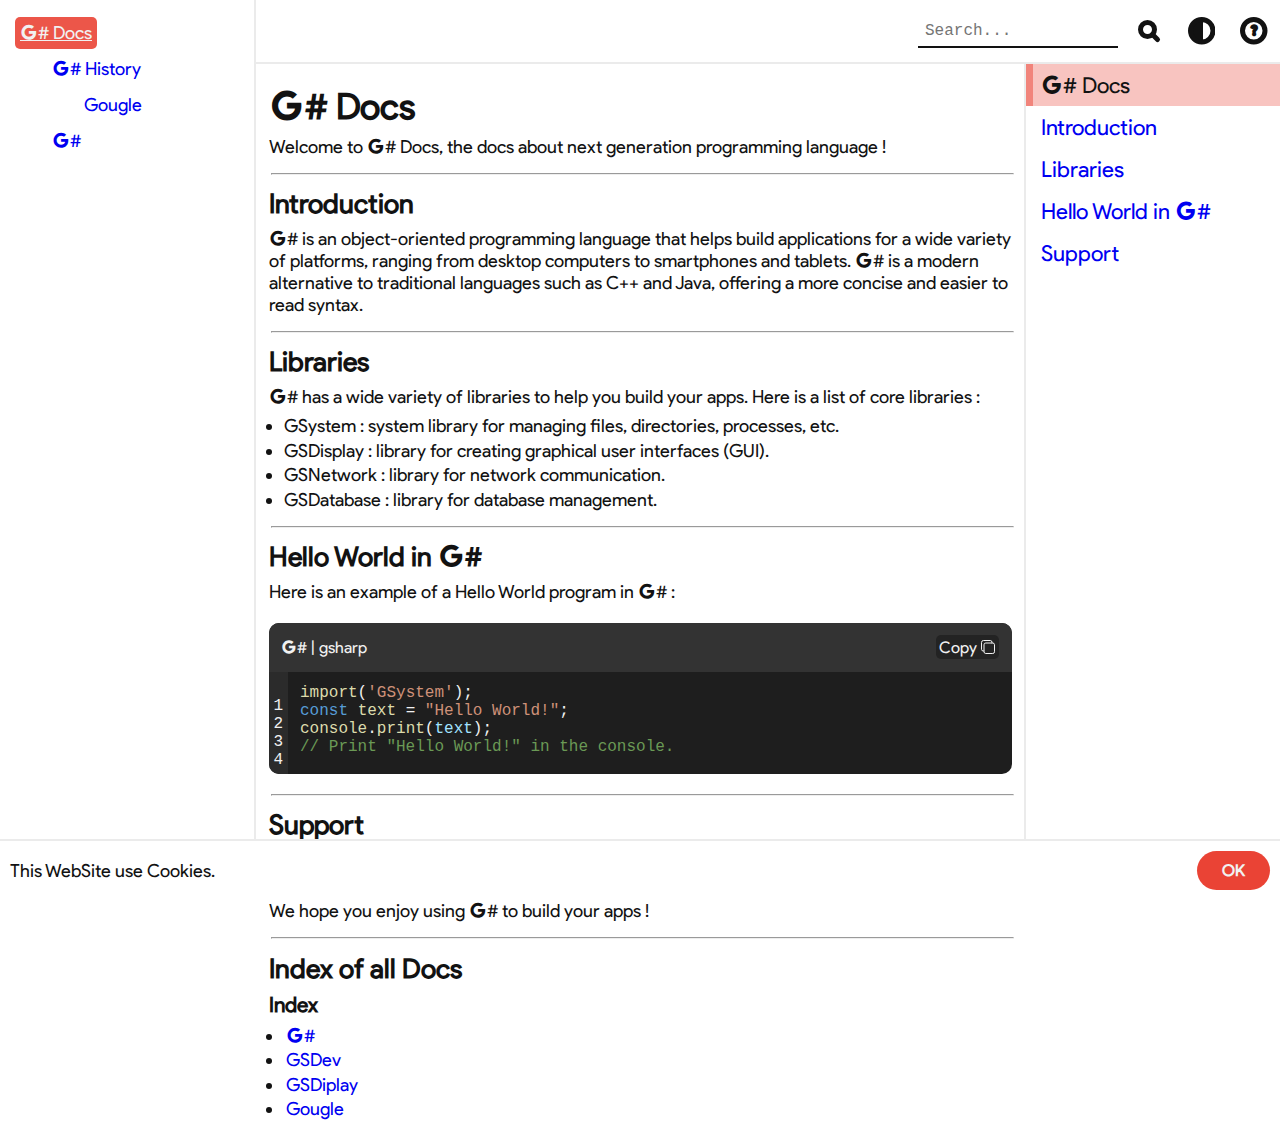
<file: index.html>
<!DOCTYPE html>
<html lang="en">
	<head>
		<title>G# Docs</title>
		<meta charset="utf-8">
		<meta name="viewport" content="width=device-width, initial-scale=1.0">
		<meta http-equiv="X-UA-compatible" content="IE=edge, chrome=1">
		<link rel="stylesheet" href="./styles/style.css">
		<link rel="icon" href="./images/icons-logos/icon.png">
	</head>
	<body>
		<loading></loading>
		<header>
			<ul>
				<li>	
					<form method="get" action="./search.html">
						<input type="search" placeholder="Search..." name="q" autocomplete="off" autocapitalize="off" autocorrect="off">
						<button type="submit">
							<svg height="27.5" width="27.5">
								<line x2="22.5" y2="22.5" x1="17.5" y1="17.5"></line>
								<circle r="7" cx="12.5" cy="12.5"/>
							</svg>
						</button>
					</form>
				</li>
				<li>
					<button class="theme-btn">
						<svg height="27.5" width="27.5">
							<defs>
								<clipPath id="circle">
									<circle r="11.25" cx="13.75" cy="13.75"/>
								</clipPath>
							</defs>
							<rect width="12.5" height="27.5" clip-path="url(#circle)"/>
							<circle r="11.25" cx="13.75" cy="13.75"/>
						</svg>
					</button>
				</li>
				<li>
					<button class="help-btn">
						<a href="./help.html" target="_blank">
							<svg height="27.5" width="27.5">
								<circle r="11.25" cx="13.75" cy="13.75"/>
								<text x="10.75" y="17.75">?</text>
							</svg>
						</a>
					</button>
				</li>
			</ul>
		</header>
		<div class="left-side-nav">
			<pre><a href="./index.html" class="active"><span id="gsharp-g">google_G</span># Docs</a>
	<a href="./history.html"><span id="gsharp-g">google_G</span># History</a>
		<a href="./gougle.html">Gougle</a>
	<a href="./gsharp.html"><span id="gsharp-g">google_G</span>#</a></pre>
		</div>
		<div class="right-side-nav">
			<a href="#welcome" class="active"><span id="gsharp-g">google_G</span># Docs</a>
			<a href="#intro">Introduction</a>
			<a href="#libraries">Libraries</a>
			<a href="#hw-example">Hello World in <span id="gsharp-g">google_G</span>#</a>
			<a href="#support">Support</a>
		</div>
		<div class="container">
			<h1 id="welcome"><span id="gsharp-g">google_G</span># Docs</h1>
			<p>Welcome to <span id="gsharp-g">google_G</span># Docs, the docs about next generation programming language !</p>
			<hr>
			<h2 id="intro">Introduction</h2>
			<p><span id="gsharp-g">google_G</span># is an object-oriented programming language that helps build applications for a wide variety of platforms, ranging from desktop computers to smartphones and tablets. <span id="gsharp-g">google_G</span># is a modern alternative to traditional languages ​​such as C++ and Java, offering a more concise and easier to read syntax.</p>
			<hr>
			<h2 id="libraries">Libraries</h2>
			<p><span id="gsharp-g">google_G</span># has a wide variety of libraries to help you build your apps. Here is a list of core libraries :</p>
			<ul>
				<li>GSystem : system library for managing files, directories, processes, etc.</li>
				<li>GSDisplay : library for creating graphical user interfaces (GUI).</li>
				<li>GSNetwork : library for network communication.</li>
				<li>GSDatabase : library for database management.</li>
			</ul>
			<hr>
			<h2 id="hw-example">Hello World in <span id="gsharp-g">google_G</span>#</h2>
			<p>Here is an example of a Hello World program in <span id="gsharp-g">google_G</span># :</p>
			<div class="code">
				<div class="language">
					<span><span id="gsharp-g">google_G</span># | gsharp</span>
					<button type="button" id="copy-btn">
						Copy
						<svg viewBox="0 0 512 512" id="copy-svg">
							<rect
								x="128"
								y="128"
								width="336" 
								height="336"
								rx="57"
								ry="57"
								fill="none"
								stroke="currentColor"
								stroke-linejoin="round"
								stroke-width="32"
							/>
							<path
								d="M383.5 128l.5-24a56.16 56.16 0 00-56-56H112a64.19 64.19 0 00-64 64v216a56.16 56.16 0 0056 56h24"
								fill="none"
								stroke="currentColor"
								stroke-linecap="round"
								stroke-linejoin="round"
								stroke-width="32"
							/>
						</svg>
					</button>
				</div>
				<code class="gsharp">
					<pre>import('GSystem');
const <span class="var-name">text</span> = "Hello World!";
<span class="const-name">console</span>.print(<span class="var-name">text</span>);
// Print "Hello World!" in the console.</pre>
				</code>
			</div>
			<hr>
			<h2 id="support">Support</h2>
			<p>If you have any questions or issues with <span id="gsharp-g">google_G</span>#, please do not hesitate to contact our technical support team.</p>
			<p>We hope you enjoy using <span id="gsharp-g">google_G</span># to build your apps !</p>
			<hr>
			<h2 id="index">Index of all Docs</h2>
			<h3>Index</h3>
			<ul id="index">
				<li><a href="./gsharp.html"><span id="gsharp-g">google_G</span>#</a></li>
				<li><a href="./">GSDev</a></li>
				<li><a href="./">GSDiplay</a></li>
				<li><a href="./gougle.html">Gougle</a></li>
			</ul>
		</div>
		<div class="cookie-bar">
			<p>This WebSite use Cookies.</p>
			<button type="button">
				OK
			</button>
		</div>
		<script type="text/javascript" src="./javascript/line-count.js"></script>
		<script type="text/javascript" src="./javascript/help.js"></script>
		<script type="text/javascript" src="./javascript/right-side-nav.js"></script>
		<script type="text/javascript" src="./javascript/syntax.js"></script>
		<script type="text/javascript" src="./javascript/input-lock.js"></script>
		<script type="text/javascript" src="./javascript/copy-code.js"></script>
		<script type="text/javascript" src="./javascript/theme.js"></script>
		<script type="text/javascript" src="./javascript/cookie-bar.js"></script>
	</body>
</html>
<!-- ©2023 Gougle, Inc. -->
</file>
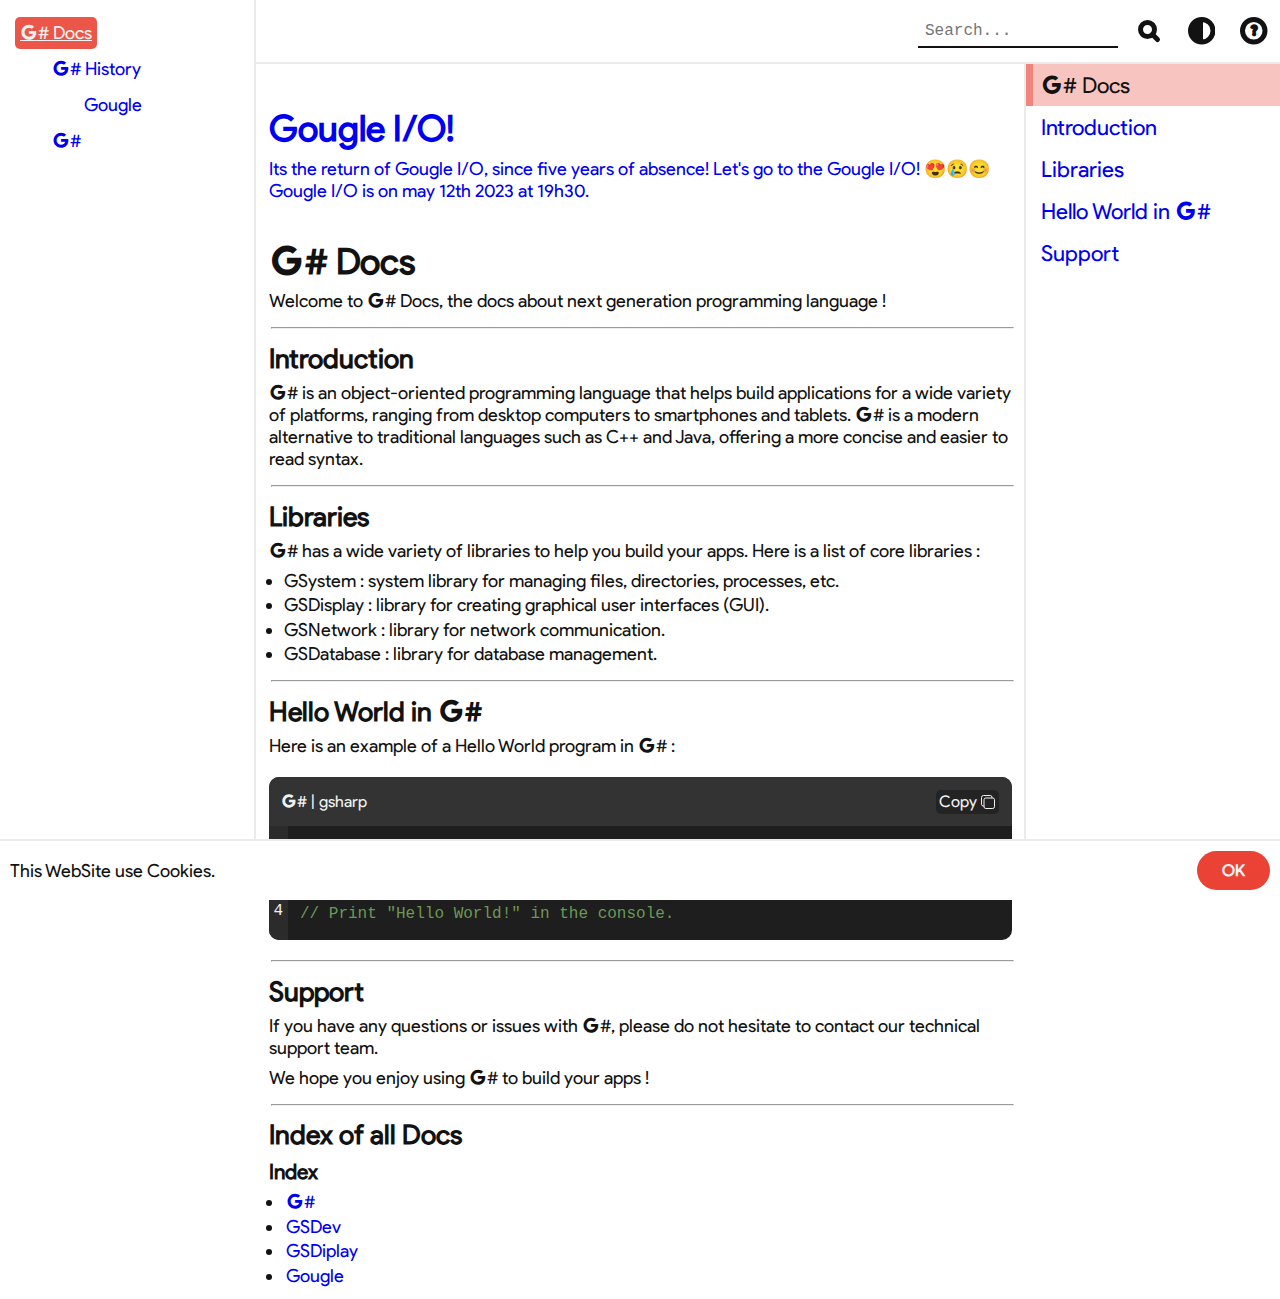
<file: gsharp/index.html>
<!DOCTYPE html>
<html lang="en">
	<head>
		<title>G# Docs</title>
		<meta charset="utf-8">
		<meta name="viewport" content="width=device-width, initial-scale=1.0">
		<meta http-equiv="X-UA-compatible" content="IE=edge, chrome=1">
		<link rel="stylesheet" href="./styles/style.css">
		<link rel="icon" href="./images/icons-logos/icon.png">
	</head>
	<body>
		<loading></loading>
		<header>
			<ul>
				<li>	
					<form method="get" action="./search.html">
						<input type="search" placeholder="Search..." name="q" autocomplete="off" autocapitalize="off" autocorrect="off">
						<button type="submit">
							<svg height="27.5" width="27.5">
								<line x2="22.5" y2="22.5" x1="17.5" y1="17.5"></line>
								<circle r="7" cx="12.5" cy="12.5"/>
							</svg>
						</button>
					</form>
				</li>
				<li>
					<button class="theme-btn">
						<svg height="27.5" width="27.5">
							<defs>
								<clipPath id="circle">
									<circle r="11.25" cx="13.75" cy="13.75"/>
								</clipPath>
							</defs>
							<rect width="12.5" height="27.5" clip-path="url(#circle)"/>
							<circle r="11.25" cx="13.75" cy="13.75"/>
						</svg>
					</button>
				</li>
				<li>
					<button class="help-btn">
						<a href="./help.html" target="_blank">
							<svg height="27.5" width="27.5">
								<circle r="11.25" cx="13.75" cy="13.75"/>
								<text x="10.75" y="17.75">?</text>
							</svg>
						</a>
					</button>
				</li>
			</ul>
		</header>
		<div class="left-side-nav">
			<pre><a href="./index.html" class="active"><span id="gsharp-g">google_G</span># Docs</a>
	<a href="./history.html"><span id="gsharp-g">google_G</span># History</a>
		<a href="./gougle.html">Gougle</a>
	<a href="./gsharp.html"><span id="gsharp-g">google_G</span>#</a></pre>
		</div>
		<div class="right-side-nav">
			<a href="#welcome" class="active"><span id="gsharp-g">google_G</span># Docs</a>
			<a href="#intro">Introduction</a>
			<a href="#libraries">Libraries</a>
			<a href="#hw-example">Hello World in <span id="gsharp-g">google_G</span>#</a>
			<a href="#support">Support</a>
		</div>
		<div class="container">
			<a href="./gougle-io.html" class="event">
				<h1>Gougle I/O!</h1>
				<p>Its the return of Gougle I/O, since five years of absence! Let's go to the Gougle I/O! 😍😢😊 Gougle I/O is on may 12th 2023 at 19h30.</p>
			</a>
			<h1 id="welcome"><span id="gsharp-g">google_G</span># Docs</h1>
			<p>Welcome to <span id="gsharp-g">google_G</span># Docs, the docs about next generation programming language !</p>
			<hr>
			<h2 id="intro">Introduction</h2>
			<p><span id="gsharp-g">google_G</span># is an object-oriented programming language that helps build applications for a wide variety of platforms, ranging from desktop computers to smartphones and tablets. <span id="gsharp-g">google_G</span># is a modern alternative to traditional languages such as C++ and Java, offering a more concise and easier to read syntax.</p>
			<hr>
			<h2 id="libraries">Libraries</h2>
			<p><span id="gsharp-g">google_G</span># has a wide variety of libraries to help you build your apps. Here is a list of core libraries :</p>
			<ul>
				<li>GSystem : system library for managing files, directories, processes, etc.</li>
				<li>GSDisplay : library for creating graphical user interfaces (GUI).</li>
				<li>GSNetwork : library for network communication.</li>
				<li>GSDatabase : library for database management.</li>
			</ul>
			<hr>
			<h2 id="hw-example">Hello World in <span id="gsharp-g">google_G</span>#</h2>
			<p>Here is an example of a Hello World program in <span id="gsharp-g">google_G</span># :</p>
			<div class="code">
				<div class="language">
					<span><span id="gsharp-g">google_G</span># | gsharp</span>
					<button type="button" id="copy-btn">
						Copy
						<svg viewBox="0 0 512 512" id="copy-svg">
							<rect
								x="128"
								y="128"
								width="336" 
								height="336"
								rx="57"
								ry="57"
								fill="none"
								stroke="currentColor"
								stroke-linejoin="round"
								stroke-width="32"
							/>
							<path
								d="M383.5 128l.5-24a56.16 56.16 0 00-56-56H112a64.19 64.19 0 00-64 64v216a56.16 56.16 0 0056 56h24"
								fill="none"
								stroke="currentColor"
								stroke-linecap="round"
								stroke-linejoin="round"
								stroke-width="32"
							/>
						</svg>
					</button>
				</div>
				<code class="gsharp">
					<pre>import('GSystem');
const <span class="var-name">text</span> = "Hello World!";
<span class="const-name">console</span>.print(<span class="var-name">text</span>);
// Print "Hello World!" in the console.</pre>
				</code>
			</div>
			<hr>
			<h2 id="support">Support</h2>
			<p>If you have any questions or issues with <span id="gsharp-g">google_G</span>#, please do not hesitate to contact our technical support team.</p>
			<p>We hope you enjoy using <span id="gsharp-g">google_G</span># to build your apps !</p>
			<hr>
			<h2 id="index">Index of all Docs</h2>
			<h3>Index</h3>
			<ul id="index">
				<li><a href="./gsharp.html"><span id="gsharp-g">google_G</span>#</a></li>
				<li><a href="./">GSDev</a></li>
				<li><a href="./">GSDiplay</a></li>
				<li><a href="./gougle.html">Gougle</a></li>
			</ul>
		</div>
		<div class="cookie-bar">
			<p>This WebSite use Cookies.</p>
			<button type="button">
				OK
			</button>
		</div>
		<script type="text/javascript" src="./javascript/line-count.js"></script>
		<script type="text/javascript" src="./javascript/help.js"></script>
		<script type="text/javascript" src="./javascript/right-side-nav.js"></script>
		<script type="text/javascript" src="./javascript/syntax.js"></script>
		<script type="text/javascript" src="./javascript/input-lock.js"></script>
		<script type="text/javascript" src="./javascript/copy-code.js"></script>
		<script type="text/javascript" src="./javascript/theme.js"></script>
		<script type="text/javascript" src="./javascript/cookie-bar.js"></script>
	</body>
</html>
<!-- ©2023 Gougle, Inc. -->
</file>
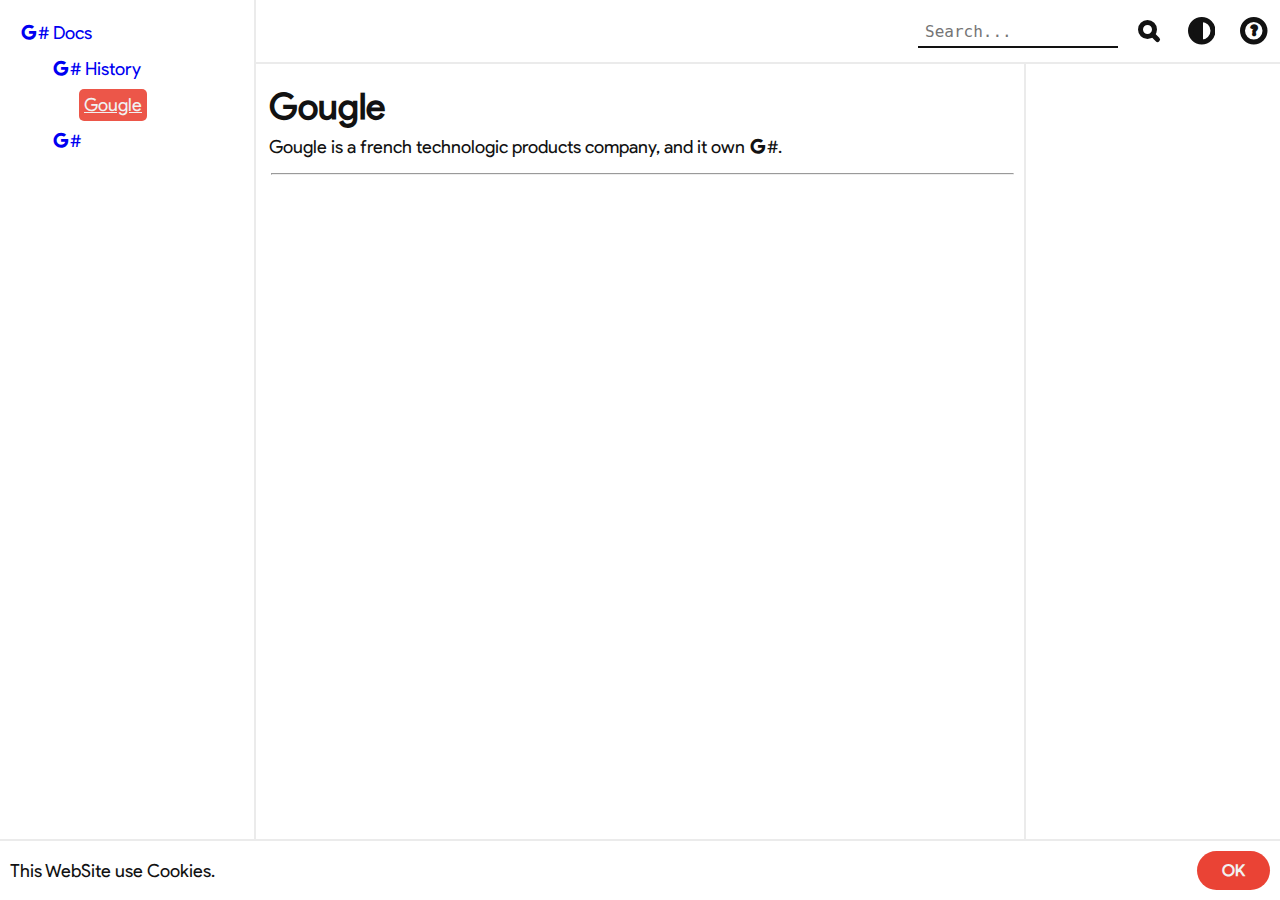
<file: gougle.html>
<!DOCTYPE html>
<html lang="en">
	<head>
		<title>Gougle - G# Docs</title>
		<meta charset="utf-8">
		<meta name="viewport" content="width=device-width, initial-scale=1.0">
		<meta http-equiv="X-UA-compatible" content="IE=edge, chrome=1">
		<meta name="og:title" content="G# Docs - Enjoy with the G# !">
		<link rel="stylesheet" href="./styles/style.css">
		<link rel="icon" href="./images/icons-logos/icon.png">
	</head>
	<body>
		<loading></loading>
		<header>
			<ul>
				<li>	
					<form method="get" action="./search.html">
						<input type="search" placeholder="Search..." name="q" autocomplete="off" autocapitalize="off" autocorrect="off">
						<button type="submit">
							<svg height="27.5" width="27.5">
								<line x2="22.5" y2="22.5" x1="17.5" y1="17.5"></line>
								<circle r="7" cx="12.5" cy="12.5"/>
							</svg>
						</button>
					</form>
				</li>
				<li>
					<button class="theme-btn">
						<svg height="27.5" width="27.5">
							<defs>
								<clipPath id="circle">
									<circle r="11.25" cx="13.75" cy="13.75"/>
								</clipPath>
							</defs>
							<rect width="12.5" height="27.5" clip-path="url(#circle)"/>
							<circle r="11.25" cx="13.75" cy="13.75"/>
						</svg>
					</button>
				</li>
				<li>
					<button class="help-btn">
						<a href="./help.html" target="_blank">
							<svg height="27.5" width="27.5">
								<circle r="11.25" cx="13.75" cy="13.75"/>
								<text x="10.75" y="17.75">?</text>
							</svg>
						</a>
					</button>
				</li>
			</ul>
		</header>
		<div class="left-side-nav">
			<pre><a href="./index.html"><span id="gsharp-g">google_G</span># Docs</a>
	<a href="./history.html"><span id="gsharp-g">google_G</span># History</a>
		<a href="./gougle.html" class="active">Gougle</a>
	<a href="./gsharp.html"><span id="gsharp-g">google_G</span>#</a></pre>
		</div>
		<div class="right-side-nav">
			
		</div>
		<div class="container">
			<h1 id="gougle">Gougle</h1>
			<p>Gougle is a french technologic products company, and it own <span id="gsharp-g">google_G</span>#.</p>
			<hr>
		</div>
		<div class="cookie-bar">
			<p>This WebSite use Cookies.</p>
			<button type="button">
				OK
			</button>
		</div>
		<script type="text/javascript" src="./javascript/line-count.js"></script>
		<script type="text/javascript" src="./javascript/help.js"></script>
		<script type="text/javascript" src="./javascript/right-side-nav.js"></script>
		<script type="text/javascript" src="./javascript/syntax.js"></script>
		<script type="text/javascript" src="./javascript/input-lock.js"></script>
		<script type="text/javascript" src="./javascript/copy-code.js"></script>
		<script type="text/javascript" src="./javascript/theme.js"></script>
		<script type="text/javascript" src="./javascript/cookie-bar.js"></script>
	</body>
</html>
<!-- ©2023 Gougle, Inc. -->
</file>
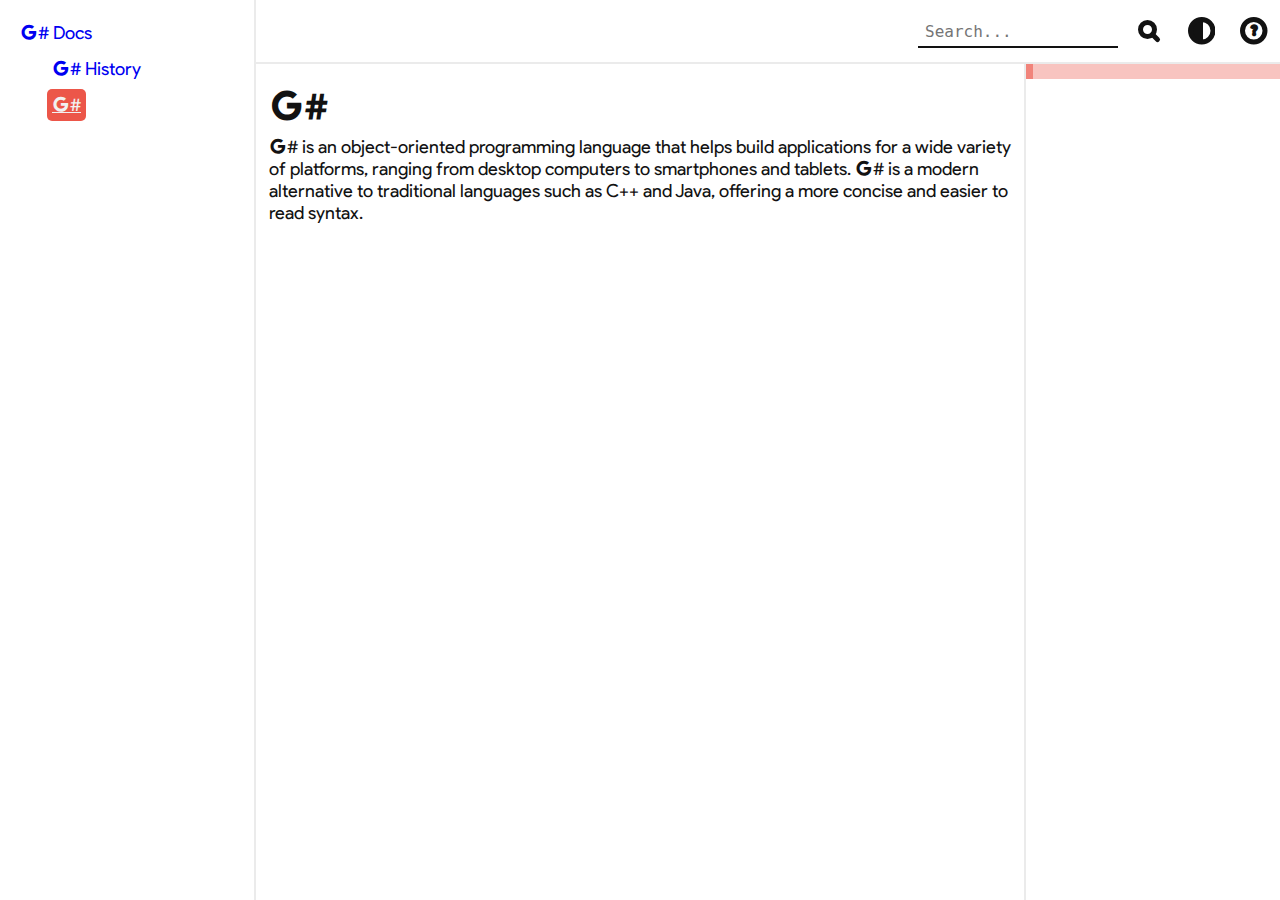
<file: gsharp.html>
<!DOCTYPE html>
<html lang="en">
	<head>
		<title>G# - G# Docs</title>
		<meta charset="utf-8">
		<meta name="viewport" content="width=device-width, initial-scale=1.0">
		<meta http-equiv="X-UA-compatible" content="IE=edge, chrome=1">
		<link rel="stylesheet" href="./styles/style.css">
		<link rel="icon" href="./images/icons-logos/icon.png">
	</head>
	<body>
		<loading></loading>
		<header>
			<ul>
				<li>	
					<form method="get" action="./search.html">
						<input type="search" placeholder="Search..." name="q" autocomplete="off" autocapitalize="off" autocorrect="off">
						<button type="submit">
							<svg height="27.5" width="27.5">
								<line x2="22.5" y2="22.5" x1="17.5" y1="17.5"></line>
								<circle r="7" cx="12.5" cy="12.5"/>
							</svg>
						</button>
					</form>
				</li>
				<li>
					<button class="theme-btn">
						<svg height="27.5" width="27.5">
							<defs>
								<clipPath id="circle">
									<circle r="11.25" cx="13.75" cy="13.75"/>
								</clipPath>
							</defs>
							<rect width="12.5" height="27.5" clip-path="url(#circle)"/>
							<circle r="11.25" cx="13.75" cy="13.75"/>
						</svg>
					</button>
				</li>
				<li>
					<button class="help-btn">
						<a href="./help.html" target="_blank">
							<svg height="27.5" width="27.5">
								<circle r="11.25" cx="13.75" cy="13.75"/>
								<text x="10.75" y="17.75">?</text>
							</svg>
						</a>
					</button>
				</li>
			</ul>
		</header>
		<div class="left-side-nav">
			<pre><a href="./index.html"><span id="gsharp-g">google_G</span># Docs</a>
	<a href="./history.html"><span id="gsharp-g">google_G</span># History</a>
	<a href="./gsharp.html" class="active"><span id="gsharp-g">google_G</span>#</a></pre>
		</div>
		<div class="right-side-nav">
			<a href="#" class="active"></a>
		</div>
		<div class="container">
			<h1><span id="gsharp-g">google_G</span>#</h1>
			<h2 id=""></h2>
			<p><span id="gsharp-g">google_G</span># is an object-oriented programming language that helps build applications for a wide variety of platforms, ranging from desktop computers to smartphones and tablets. <span id="gsharp-g">google_G</span># is a modern alternative to traditional languages ​​such as C++ and Java, offering a more concise and easier to read syntax.</p>
		</div>
		<script type="text/javascript" src="./javascript/line-count.js"></script>
		<script type="text/javascript" src="./javascript/right-side-nav.js"></script>
		<script type="text/javascript" src="./javascript/help.js"></script>
		<script type="text/javascript" src="./javascript/cookie-bar.js"></script>
		<script type="text/javascript" src="./javascript/input-lock.js"></script>
		<script type="text/javascript" src="./javascript/copy-code.js"></script>
		<script type="text/javascript" src="./javascript/theme.js"></script>
	</body>
</html>
<!-- ©2023 Gougle, Inc. -->
</file>
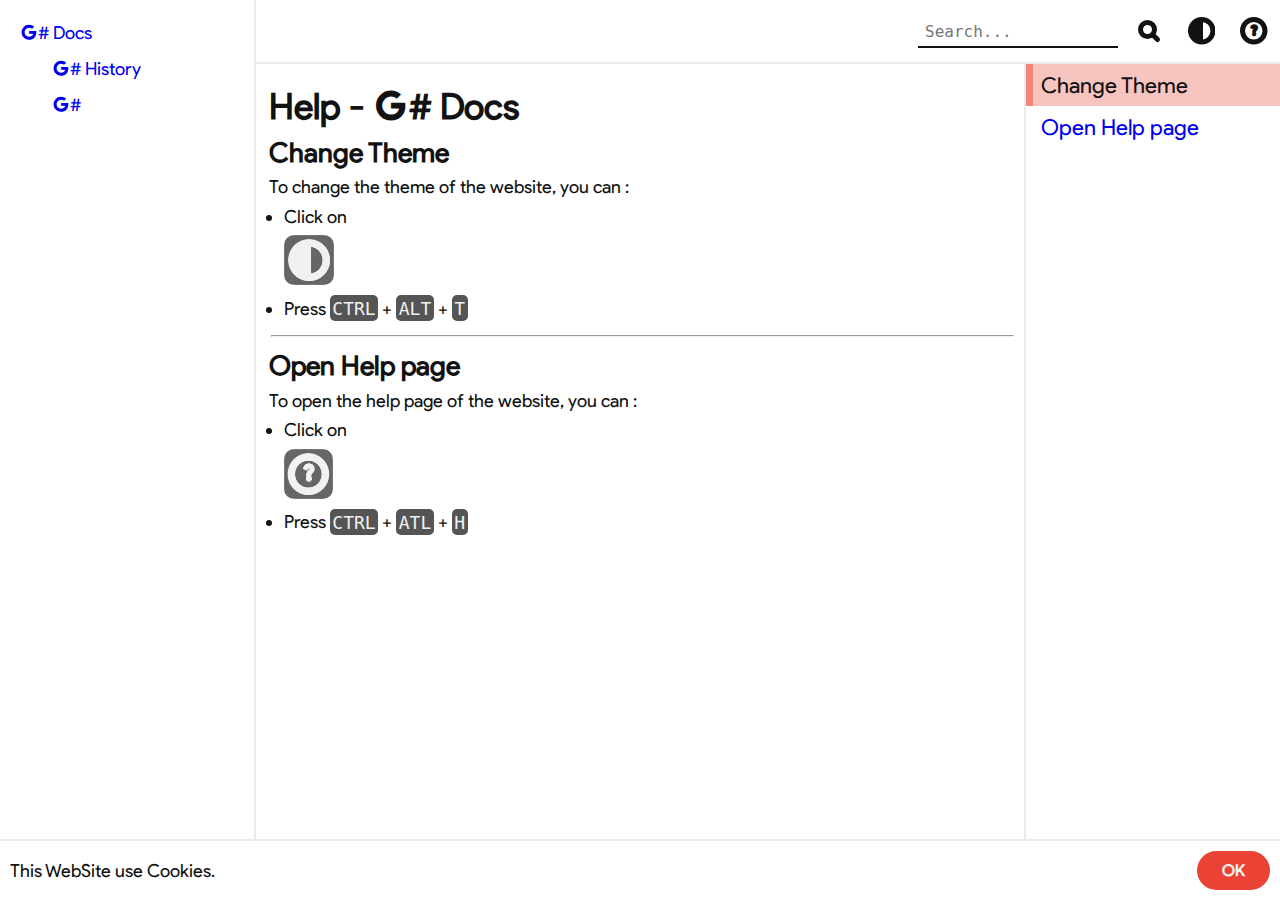
<file: help.html>
<!DOCTYPE html>
<html lang="en">
	<head>
		<title>Help - G# Docs</title>
		<meta charset="utf-8">
		<meta name="viewport" content="width=device-width, initial-scale=1.0">
		<meta http-equiv="X-UA-compatible" content="IE=edge, chrome=1">
		<link rel="stylesheet" href="./styles/style.css">
		<link rel="icon" href="./images/icons-logos/icon.png">
	</head>
	<body>
		<loading></loading>
		<header>
			<ul>
				<li>	
					<form method="get" action="./search.html">
						<input type="search" placeholder="Search..." name="q" autocomplete="off" autocapitalize="off" autocorrect="off">
						<button type="submit">
							<svg height="27.5" width="27.5">
								<line x2="22.5" y2="22.5" x1="17.5" y1="17.5"></line>
								<circle r="7" cx="12.5" cy="12.5"/>
							</svg>
						</button>
					</form>
				</li>
				<li>
					<button class="theme-btn">
						<svg height="27.5" width="27.5">
							<defs>
								<clipPath id="circle">
									<circle r="11.25" cx="13.75" cy="13.75"/>
								</clipPath>
							</defs>
							<rect width="12.5" height="27.5" clip-path="url(#circle)"/>
							<circle r="11.25" cx="13.75" cy="13.75"/>
						</svg>
					</button>
				</li>
				<li>
					<button class="help-btn">
						<a href="./help.html" target="_blank">
							<svg height="27.5" width="27.5">
								<circle r="11.25" cx="13.75" cy="13.75"/>
								<text x="10.75" y="17.75">?</text>
							</svg>
						</a>
					</button>
				</li>
			</ul>
		</header>
		<div class="left-side-nav">
			<pre><a href="./index.html"><span id="gsharp-g">google_G</span># Docs</a>
	<a href="./history.html"><span id="gsharp-g">google_G</span># History</a>
	<a href="./gsharp.html"><span id="gsharp-g">google_G</span>#</a></pre>
		</div>
		<div class="right-side-nav">
			<a href="#theme" class="active">Change Theme</a>
			<a href="#help-page">Open Help page</a>
		</div>
		<div class="container">
			<h1>Help - <span id="gsharp-g">google_G</span># Docs</h1>
			<h2 id="theme">Change Theme</h2>
			<p>To change the theme of the website, you can :</p>
			<ul>
				<li>
					<p>Click on </p>
					<img src="./images/img/theme-btn.png" height="50px">
				</li>
				<li>
					<p>Press <code>CTRL</code> + <code>ALT</code> + <code>T</code></p>
				</li>
			</ul>
			<hr>
			<h2 id="help-page">Open Help page</h2>
			<p>To open the help page of the website, you can :</p>
			<ul>
				<li>
					<p>Click on </p>
					<img src="./images/img/help-btn.png" height="50px">
				</li>
				<li>
					<p>Press <code>CTRL</code> + <code>ATL</code> + <code>H</code></p>
				</li>
			</ul>
		</div>
		<div class="cookie-bar">
			<p>This WebSite use Cookies.</p>
			<button type="button">
				OK
			</button>
		</div>
		<script type="text/javascript" src="./javascript/line-count.js"></script>
		<script type="text/javascript" src="./javascript/help.js"></script>
		<script type="text/javascript" src="./javascript/right-side-nav.js"></script>
		<script type="text/javascript" src="./javascript/cookie-bar.js"></script>
		<script type="text/javascript" src="./javascript/input-lock.js"></script>
		<script type="text/javascript" src="./javascript/copy-code.js"></script>
		<script type="text/javascript" src="./javascript/theme.js"></script>
	</body>
</html>
<!-- ©2023 Gougle, Inc. -->
</file>
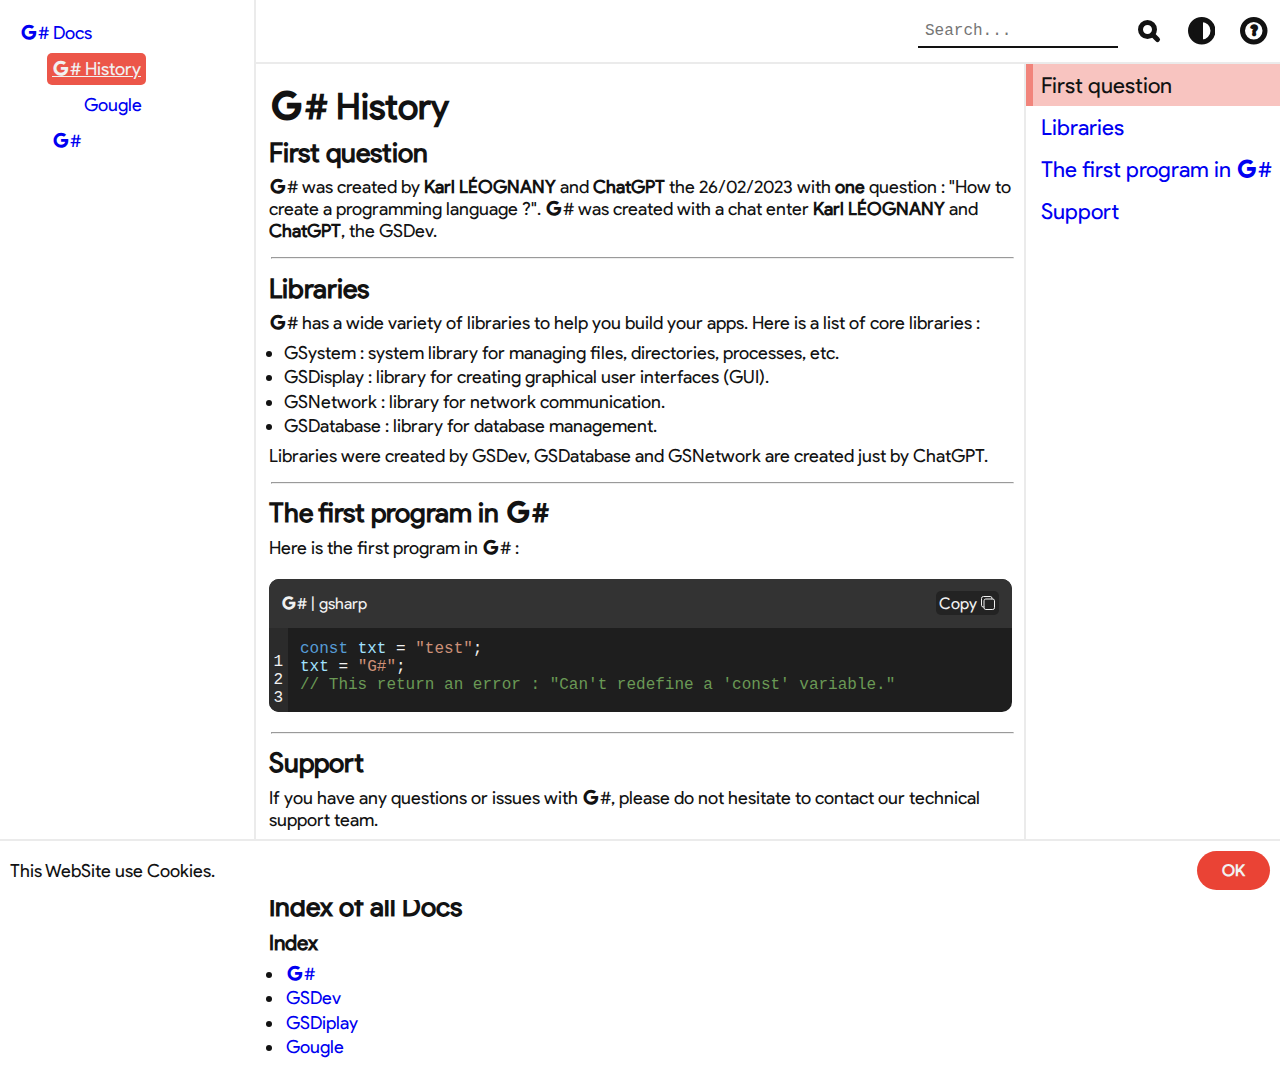
<file: history.html>
<!DOCTYPE html> 
<html lang="en">
	<head>
		<title>G# History - G# Docs</title>
		<meta charset="utf-8">
		<meta name="viewport" content="width=device-width, initial-scale=1.0">
		<meta http-equiv="X-UA-compatible" content="IE=edge, chrome=1">
		<link rel="stylesheet" href="./styles/style.css">
		<link rel="icon" href="./images/icons-logos/icon.png">
	</head>
	<body>
		<loading></loading>
		<header>
			<ul>
				<li>	
					<form method="get" action="./search.html">
						<input type="search" placeholder="Search..." name="q" autocomplete="off" autocapitalize="off" autocorrect="off">
						<button type="submit">
							<svg height="27.5" width="27.5">
								<line x2="22.5" y2="22.5" x1="17.5" y1="17.5"></line>
								<circle r="7" cx="12.5" cy="12.5"/>
							</svg>
						</button>
					</form>
				</li>
				<li>
					<button class="theme-btn">
						<svg height="27.5" width="27.5">
							<defs>
								<clipPath id="circle">
									<circle r="11.25" cx="13.75" cy="13.75"/>
								</clipPath>
							</defs>
							<rect width="12.5" height="27.5" clip-path="url(#circle)"/>
							<circle r="11.25" cx="13.75" cy="13.75"/>
						</svg>
					</button>
				</li>
				<li>
					<button class="help-btn">
						<a href="./help.html" target="_blank">
							<svg height="27.5" width="27.5">
								<circle r="11.25" cx="13.75" cy="13.75"/>
								<text x="10.75" y="17.75">?</text>
							</svg>
						</a>
					</button>
				</li>
			</ul>
		</header>
		<div class="left-side-nav">
			<pre><a href="./index.html"><span id="gsharp-g">google_G</span># Docs</a>
	<a href="./history.html" class="active"><span id="gsharp-g">google_G</span># History</a>
		<a href="./gougle.html">Gougle</a>
	<a href="./gsharp.html"><span id="gsharp-g">google_G</span>#</a></pre>
		</div>
		<div class="right-side-nav">
			<a href="#first-question" class="active">First question</a>
			<a href="#libraries">Libraries</a>
			<a href="#first-program">The first program in <span id="gsharp-g">google_G</span>#</a>
			<a href="#support">Support</a>
		</div>
		<div class="container">
			<h1><span id="gsharp-g">google_G</span># History</h1>
			<h2 id="first-question">First question</h2>
			<p><span id="gsharp-g">google_G</span># was created by <b>Karl LÉOGNANY</b> and <b>ChatGPT</b> the 26/02/2023 with <b>one</b> question : "How to create a programming language ?". <span class="gsharp-g">google_G</span># was created with a chat enter <b>Karl LÉOGNANY</b> and <b>ChatGPT</b>, the GSDev.</p>
			<hr>
			<h2 id="libraries">Libraries</h2>
			<p><span id="gsharp-g">google_G</span># has a wide variety of libraries to help you build your apps. Here is a list of core libraries :</p>
			<ul>
				<li>GSystem : system library for managing files, directories, processes, etc.</li>
				<li>GSDisplay : library for creating graphical user interfaces (GUI).</li>
				<li>GSNetwork : library for network communication.</li>
				<li>GSDatabase : library for database management.</li>
			</ul>
			<p>Libraries were created by GSDev, GSDatabase and GSNetwork are created just by ChatGPT.</p>
			<hr>
			<h2 id="first-program">The first program in <span id="gsharp-g">google_G</span>#</h2>
			<p>Here is the first program in <span id="gsharp-g">google_G</span># :</p>
			<div class="code">
				<div class="language">
					<span><span id="gsharp-g">google_G</span># | gsharp</span>
					<button type="button" id="copy-btn">
						Copy
						<svg viewBox="0 0 512 512" id="copy-svg">
							<rect
								x="128"
								y="128"
								width="336" 
								height="336"
								rx="57"
								ry="57"
								fill="none"
								stroke="currentColor"
								stroke-linejoin="round"
								stroke-width="32"
							/>
							<path
								d="M383.5 128l.5-24a56.16 56.16 0 00-56-56H112a64.19 64.19 0 00-64 64v216a56.16 56.16 0 0056 56h24"
								fill="none"
								stroke="currentColor"
								stroke-linecap="round"
								stroke-linejoin="round"
								stroke-width="32"
							/>
						</svg>
					</button>
				</div>
				<code class="gsharp">
					<pre><span class="keyword">const</span> <span class="var-name">txt</span> = <span class="string">"test"</span>;
<span class="var-name">txt</span> = <span class="string">"G#"</span>;
<span class="comment">// This return an error : "Can't redefine a 'const' variable."</span></pre>
				</code>
			</div>
			<hr>
			<h2 id="support">Support</h2>
			<p>If you have any questions or issues with <span id="gsharp-g">google_G</span>#, please do not hesitate to contact our technical support team.</p>
			<p>We hope you enjoy using <span id="gsharp-g">google_G</span># to build your apps !</p>
			<hr>
			<h2 id="index">Index of all Docs</h2>
			<h3>Index</h3>
			<ul id="index">
				<li><a href="#"><span id="gsharp-g">google_G</span>#</a></li>
				<li><a href="#">GSDev</a></li>
				<li><a href="#">GSDiplay</a></li>
				<li><a href="#">Gougle</a></li>
			</ul>
		</div>
		<div class="cookie-bar">
			<p>This WebSite use Cookies.</p>
			<button type="button">
				OK
			</button>
		</div>
		<script type="text/javascript" src="./javascript/line-count.js"></script>
		<script type="text/javascript" src="./javascript/right-side-nav.js"></script>
		<script type="text/javascript" src="./javascript/help.js"></script>
		<script type="text/javascript" src="./javascript/cookie-bar.js"></script>
		<script type="text/javascript" src="./javascript/input-lock.js"></script>
		<script type="text/javascript" src="./javascript/copy-code.js"></script>
		<script type="text/javascript" src="./javascript/theme.js"></script>
	</body>
</html>
<!-- ©2023 Gougle, Inc. -->
</file>
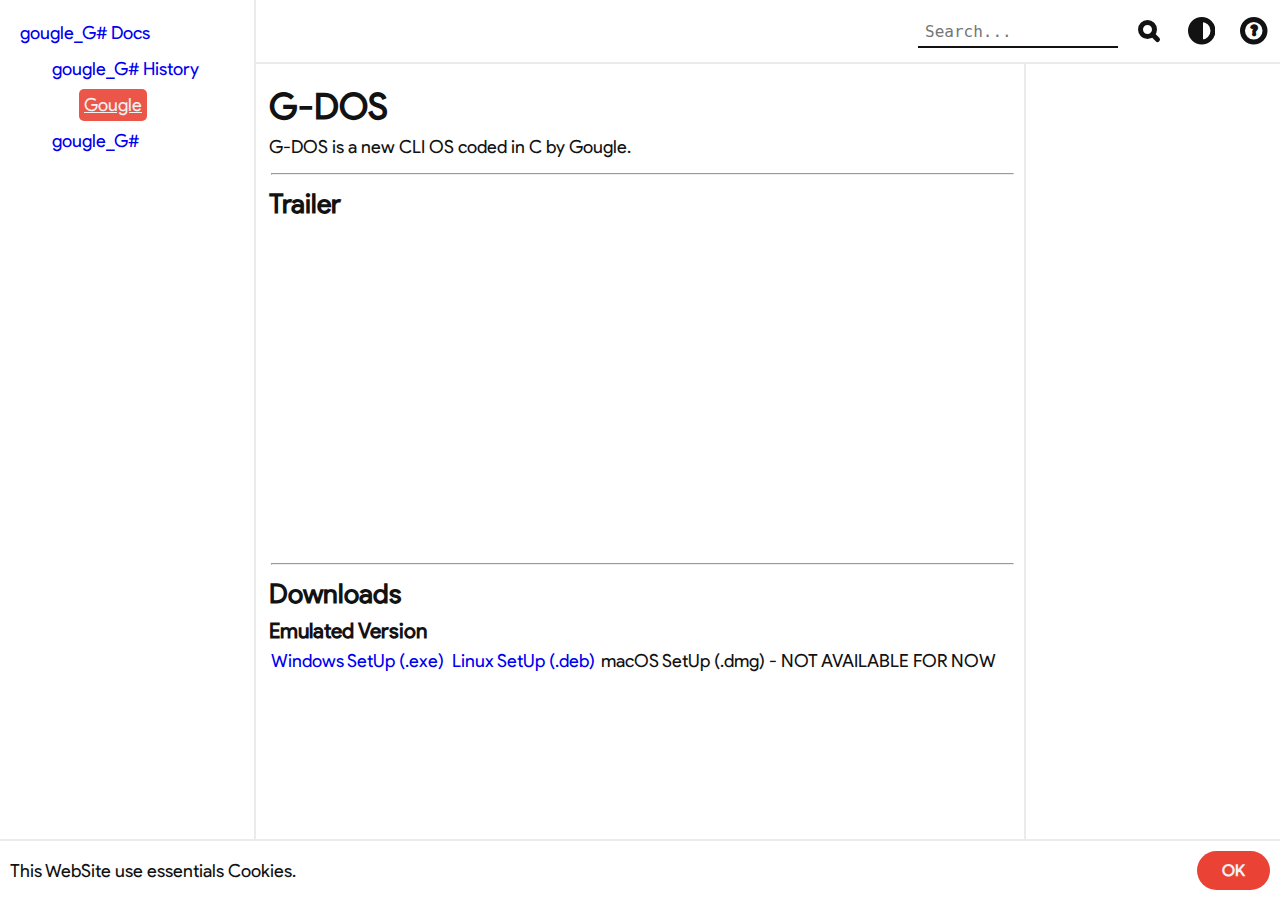
<file: gsharp/gdos.html>
<!DOCTYPE html>
<html lang="en"> 
	<head>
		<title>G-DOS - G# Docs</title>
		<meta charset="utf-8">
		<meta name="viewport" content="width=device-width, initial-scale=1.0">
		<meta http-equiv="X-UA-compatible" content="IE=edge, chrome=1">
		<meta name="og:title" content="G# Docs - Enjoy with the G# !">
		<meta name="description" content="G-DOS is a new CLI OS coded in C by Gougle.">
		<link rel="stylesheet" href="./styles/style.css">
		<link rel="icon" href="./images/icons-logos/icon.png">
	</head>
	<body>
		<loading></loading>
		<header>
			<ul>
				<li>	
					<form method="get" action="./search.html">
						<input type="search" placeholder="Search..." name="q" autocomplete="off" autocapitalize="off" autocorrect="off">
						<button type="submit">
							<svg height="27.5" width="27.5">
								<line x2="22.5" y2="22.5" x1="17.5" y1="17.5"></line>
								<circle r="7" cx="12.5" cy="12.5"/>
							</svg>
						</button>
					</form>
				</li>
				<li>
					<button class="theme-btn">
						<svg height="27.5" width="27.5">
							<defs>
								<clipPath id="circle">
									<circle r="11.25" cx="13.75" cy="13.75"/>
								</clipPath>
							</defs>
							<rect width="12.5" height="27.5" clip-path="url(#circle)"/>
							<circle r="11.25" cx="13.75" cy="13.75"/>
						</svg>
					</button>
				</li>
				<li>
					<button class="help-btn">
						<a href="./help.html" target="_blank">
							<svg height="27.5" width="27.5">
								<circle r="11.25" cx="13.75" cy="13.75"/>
								<text x="10.75" y="17.75">?</text>
							</svg>
						</a>
					</button>
				</li>
			</ul>
		</header>
		<div class="left-side-nav">
			<pre><a href="./index.html"><span id="gsharp-g" aria-label="G">gougle_G</span># Docs</a>
	<a href="./history.html"><span id="gsharp-g" aria-label="G">gougle_G</span># History</a>
		<a href="./gougle.html" class="active">Gougle</a>
	<a href="./gsharp.html"><span id="gsharp-g" aria-label="G">gougle_G</span>#</a></pre>
		</div>
		<div class="right-side-nav">
			
		</div>
		<div class="container">
			<h1 id="gdos">G-DOS</h1>
			<p>G-DOS is a new CLI OS coded in C by Gougle.</p>
			<hr>
			<h2>Trailer</h2>
			<iframe width="560" height="315" src="https://www.youtube.com/embed/_AmpXffmZYo" title="YouTube video player" frameborder="0" allow="accelerometer; autoplay; clipboard-write; encrypted-media; gyroscope; picture-in-picture; web-share" allowfullscreen></iframe>
			<hr>
			<h2>Downloads</h2>
			<h3>Emulated Version</h3>
			<a class="download-link" href="./downloads/gdos_setup_windows.exe" download>Windows SetUp (.exe)</a>
			<a class="download-link" href="./downloads/gdos_setup_linux.deb" download>Linux SetUp (.deb)</a>
			<!-- <a class="download-link" href="./downloads/gdos_setup_macos.dmg" download>macOS SetUp (.dmg)</a> -->
			<a class="download-link" download>macOS SetUp (.dmg) - NOT AVAILABLE FOR NOW</a>
		</div>
		<div class="cookie-bar">
			<p>This WebSite use essentials Cookies.</p>
			<button type="button">
				OK
			</button>
		</div>
		<script type="text/javascript" src="./javascript/line-count.js"></script>
		<script type="text/javascript" src="./javascript/help.js"></script>
		<script type="text/javascript" src="./javascript/right-side-nav.js"></script>
		<script type="text/javascript" src="./javascript/syntax.js"></script>
		<script type="text/javascript" src="./javascript/input-lock.js"></script>
		<script type="text/javascript" src="./javascript/copy-code.js"></script>
		<script type="text/javascript" src="./javascript/theme.js"></script>
		<script type="text/javascript" src="./javascript/cookie-bar.js"></script>
	</body>
</html>
<!-- ©2023 Gougle, Inc. -->
</file>
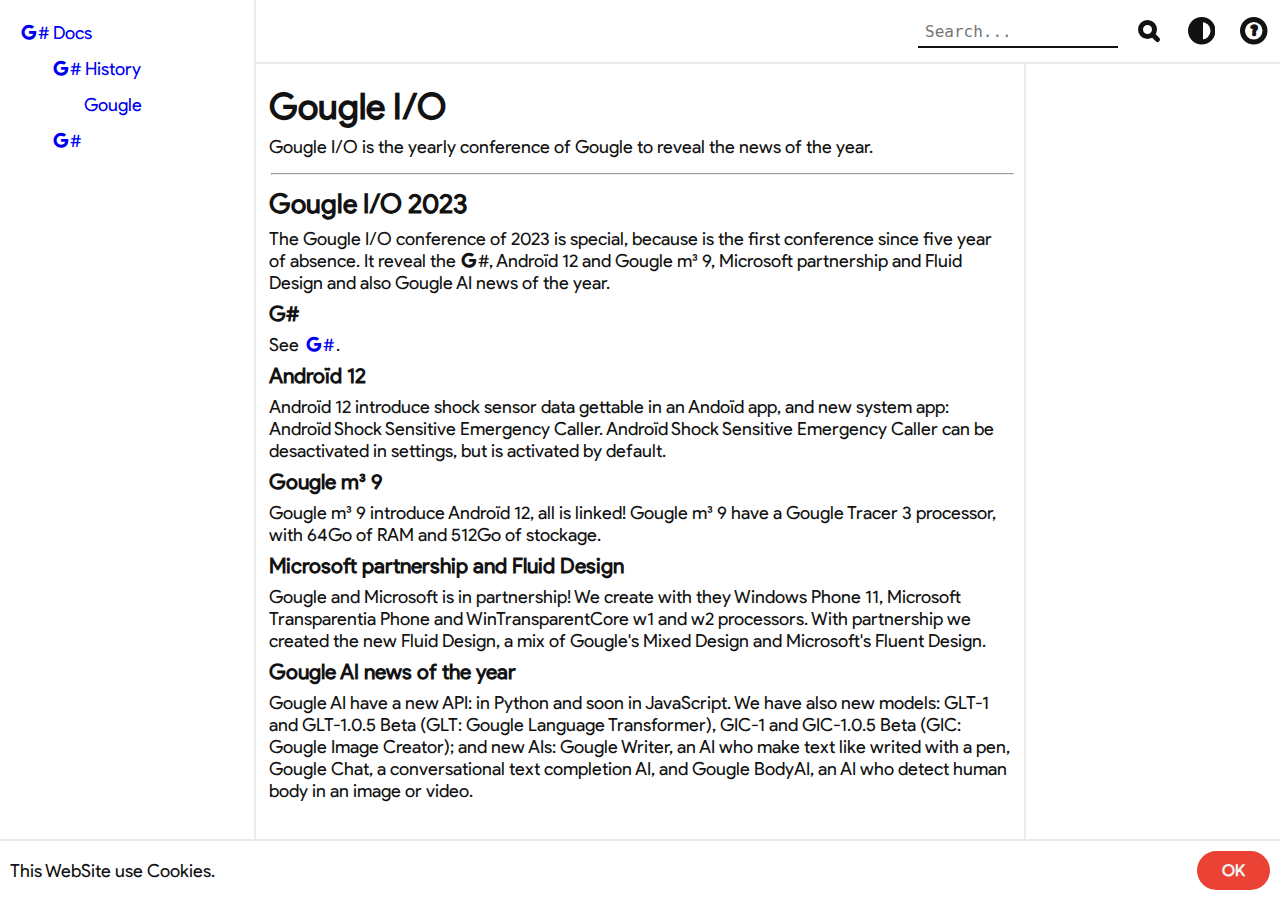
<file: gsharp/gougle-io.html>
<!DOCTYPE html>
<html lang="en"> 
	<head>
		<title>Gougle - G# Docs</title>
		<meta charset="utf-8">
		<meta name="viewport" content="width=device-width, initial-scale=1.0">
		<meta http-equiv="X-UA-compatible" content="IE=edge, chrome=1">
		<meta name="og:title" content="G# Docs - Enjoy with the G# !">
		<link rel="stylesheet" href="./styles/style.css">
		<link rel="icon" href="./images/icons-logos/icon.png">
	</head>
	<body>
		<loading></loading>
		<header>
			<ul>
				<li>	
					<form method="get" action="./search.html">
						<input type="search" placeholder="Search..." name="q" autocomplete="off" autocapitalize="off" autocorrect="off">
						<button type="submit">
							<svg height="27.5" width="27.5">
								<line x2="22.5" y2="22.5" x1="17.5" y1="17.5"></line>
								<circle r="7" cx="12.5" cy="12.5"/>
							</svg>
						</button>
					</form>
				</li>
				<li>
					<button class="theme-btn">
						<svg height="27.5" width="27.5">
							<defs>
								<clipPath id="circle">
									<circle r="11.25" cx="13.75" cy="13.75"/>
								</clipPath>
							</defs>
							<rect width="12.5" height="27.5" clip-path="url(#circle)"/>
							<circle r="11.25" cx="13.75" cy="13.75"/>
						</svg>
					</button>
				</li>
				<li>
					<button class="help-btn">
						<a href="./help.html" target="_blank">
							<svg height="27.5" width="27.5">
								<circle r="11.25" cx="13.75" cy="13.75"/>
								<text x="10.75" y="17.75">?</text>
							</svg>
						</a>
					</button>
				</li>
			</ul>
		</header>
		<div class="left-side-nav">
			<pre><a href="./index.html"><span id="gsharp-g">google_G</span># Docs</a>
	<a href="./history.html"><span id="gsharp-g">google_G</span># History</a>
		<a href="./gougle.html">Gougle</a>
	<a href="./gsharp.html"><span id="gsharp-g">google_G</span>#</a></pre>
		</div>
		<div class="right-side-nav">
			
		</div>
		<div class="container">
			<h1 id="gougle">Gougle I/O</h1>
			<p>Gougle I/O is the yearly conference of Gougle to reveal the news of the year.</p>
			<hr>
			<h2>Gougle I/O 2023</h2>
			<p>The Gougle I/O conference of 2023 is special, because is the first conference since five year of absence. It reveal the <span id="gsharp-g">google_G</span>#, Androïd 12 and Gougle m³ 9, Microsoft partnership and Fluid Design and also Gougle AI news of the year.</p>
			<h3>G#</h3>
			<p>See <a href="./gsharp.html"><span id="gsharp-g">google_G</span>#</a>.</p>
			<h3>Androïd 12</h3>
			<p>Androïd 12 introduce shock sensor data gettable in an Andoïd app, and new system app: Androïd Shock Sensitive Emergency Caller. Androïd Shock Sensitive Emergency Caller can be desactivated in settings, but is activated by default.</p>
			<h3>Gougle m³ 9</h3>
			<p>Gougle m³ 9 introduce Androïd 12, all is linked! Gougle m³ 9 have a Gougle Tracer 3 processor, with 64Go of RAM and 512Go of stockage.</p>
			<h3>Microsoft partnership and Fluid Design</h3>
			<p>Gougle and Microsoft is in partnership! We create with they Windows Phone 11, Microsoft Transparentia Phone and WinTransparentCore w1 and w2 processors. With partnership we created the new Fluid Design, a mix of Gougle's Mixed Design and Microsoft's Fluent Design.</p>
			<h3>Gougle AI news of the year</h3>
			<p>Gougle AI have a new API: in Python and soon in JavaScript. We have also new models: GLT-1 and GLT-1.0.5 Beta (GLT: Gougle Language Transformer), GIC-1 and GIC-1.0.5 Beta (GIC: Gougle Image Creator); and new AIs: Gougle Writer, an AI who make text like writed with a pen, Gougle Chat, a conversational text completion AI, and Gougle BodyAI, an AI who detect human body in an image or video.</p>
		</div>
		<div class="cookie-bar">
			<p>This WebSite use Cookies.</p>
			<button type="button">
				OK
			</button>
		</div>
		<script type="text/javascript" src="./javascript/line-count.js"></script>
		<script type="text/javascript" src="./javascript/help.js"></script>
		<script type="text/javascript" src="./javascript/right-side-nav.js"></script>
		<script type="text/javascript" src="./javascript/syntax.js"></script>
		<script type="text/javascript" src="./javascript/input-lock.js"></script>
		<script type="text/javascript" src="./javascript/copy-code.js"></script>
		<script type="text/javascript" src="./javascript/theme.js"></script>
		<script type="text/javascript" src="./javascript/cookie-bar.js"></script>
	</body>
</html>
<!-- ©2023 Gougle, Inc. -->
</file>
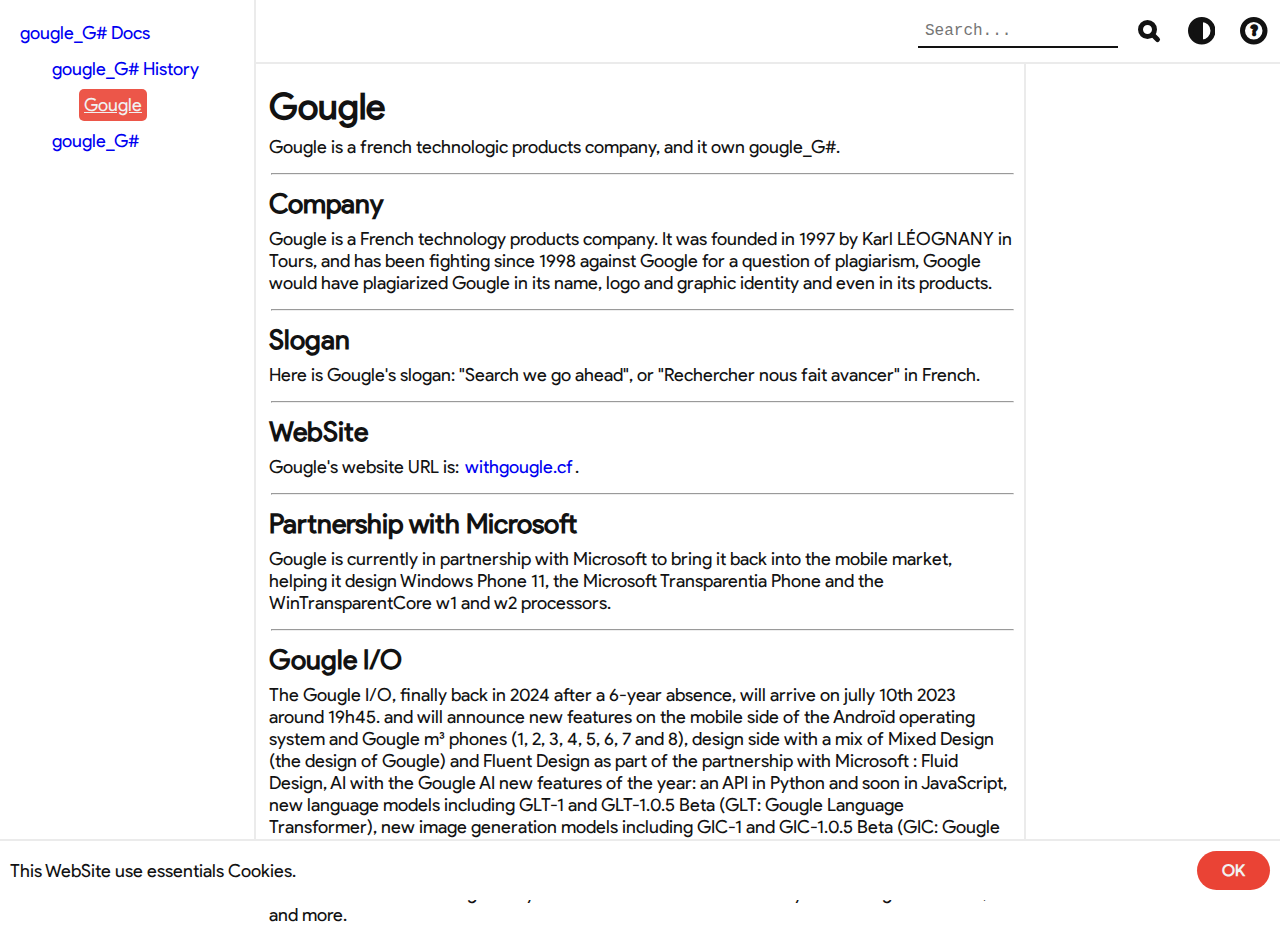
<file: gsharp/gougle.html>
<!DOCTYPE html>
<html lang="en"> 
	<head>
		<title>Gougle - G# Docs</title>
		<meta charset="utf-8">
		<meta name="viewport" content="width=device-width, initial-scale=1.0">
		<meta http-equiv="X-UA-compatible" content="IE=edge, chrome=1">
		<meta name="og:title" content="G# Docs - Enjoy with the G# !">
		<meta name="description" content="Gougle is a French technology products company. It was founded in 1997 by Karl LÉOGNANY in Tours, and has been fighting since 1998 against Google for a question ...">
		<link rel="stylesheet" href="./styles/style.css">
		<link rel="icon" href="./images/icons-logos/icon.png">
	</head>
	<body>
		<loading></loading>
		<header>
			<ul>
				<li>	
					<form method="get" action="./search.html">
						<input type="search" placeholder="Search..." name="q" autocomplete="off" autocapitalize="off" autocorrect="off">
						<button type="submit">
							<svg height="27.5" width="27.5">
								<line x2="22.5" y2="22.5" x1="17.5" y1="17.5"></line>
								<circle r="7" cx="12.5" cy="12.5"/>
							</svg>
						</button>
					</form>
				</li>
				<li>
					<button class="theme-btn">
						<svg height="27.5" width="27.5">
							<defs>
								<clipPath id="circle">
									<circle r="11.25" cx="13.75" cy="13.75"/>
								</clipPath>
							</defs>
							<rect width="12.5" height="27.5" clip-path="url(#circle)"/>
							<circle r="11.25" cx="13.75" cy="13.75"/>
						</svg>
					</button>
				</li>
				<li>
					<button class="help-btn">
						<a href="./help.html" target="_blank">
							<svg height="27.5" width="27.5">
								<circle r="11.25" cx="13.75" cy="13.75"/>
								<text x="10.75" y="17.75">?</text>
							</svg>
						</a>
					</button>
				</li>
			</ul>
		</header>
		<div class="left-side-nav">
			<pre><a href="./index.html"><span id="gsharp-g" aria-label="G">gougle_G</span># Docs</a>
	<a href="./history.html"><span id="gsharp-g" aria-label="G">gougle_G</span># History</a>
		<a href="./gougle.html" class="active">Gougle</a>
	<a href="./gsharp.html"><span id="gsharp-g" aria-label="G">gougle_G</span>#</a></pre>
		</div>
		<div class="right-side-nav">
			
		</div>
		<div class="container">
			<h1 id="gougle">Gougle</h1>
			<p>Gougle is a french technologic products company, and it own <span id="gsharp-g" aria-label="G">gougle_G</span>#.</p>
			<hr>
			<h2>Company</h2>
			<p>Gougle is a French technology products company. It was founded in 1997 by Karl LÉOGNANY in Tours, and has been fighting since 1998 against Google for a question of plagiarism, Google would have plagiarized Gougle in its name, logo and graphic identity and even in its products.</p>
			<hr>
			<h2>Slogan</h2>
			<p>Here is Gougle's slogan: "Search we go ahead", or "Rechercher nous fait avancer" in French.</p>
			<hr>
			<h2>WebSite</h2>
			<p>Gougle's website URL is: <a href="https:/www.withgougle.cf/">withgougle.cf</a>.</p>
			<hr>
			<h2>Partnership with Microsoft</h2>
			<p>Gougle is currently in partnership with Microsoft to bring it back into the mobile market, helping it design Windows Phone 11, the Microsoft Transparentia Phone and the WinTransparentCore w1 and w2 processors.</p>
			<hr>
			<h2>Gougle I/O</h2>
			<p>The Gougle I/O, finally back in 2024 after a 6-year absence, will arrive on jully 10th 2023 around 19h45. and will announce new features on the mobile side of the Androïd operating system and Gougle m³ phones (1, 2, 3, 4, 5, 6, 7 and 8), design side with a mix of Mixed Design (the design of Gougle) and Fluent Design as part of the partnership with Microsoft : Fluid Design, AI with the Gougle AI new features of the year: an API in Python and soon in JavaScript, new language models including GLT-1 and GLT-1.0.5 Beta (GLT: Gougle Language Transformer), new image generation models including GIC-1 and GIC-1.0.5 Beta (GIC: Gougle Image Creator), three new AIs: Gougle Writer to reproduce handwriting, Gougle Chat as a chatbot available on "chat.withgougle. cf", the Gougle Chrome address bar and the Gougle search bar as well as Gougle BodyAI which can detect a human body on an image or a video, and more.</p>
		</div>
		<div class="cookie-bar">
			<p>This WebSite use essentials Cookies.</p>
			<button type="button">
				OK
			</button>
		</div>
		<script type="text/javascript" src="./javascript/line-count.js"></script>
		<script type="text/javascript" src="./javascript/help.js"></script>
		<script type="text/javascript" src="./javascript/right-side-nav.js"></script>
		<script type="text/javascript" src="./javascript/syntax.js"></script>
		<script type="text/javascript" src="./javascript/input-lock.js"></script>
		<script type="text/javascript" src="./javascript/copy-code.js"></script>
		<script type="text/javascript" src="./javascript/theme.js"></script>
		<script type="text/javascript" src="./javascript/cookie-bar.js"></script>
	</body>
</html>
<!-- ©2023 Gougle, Inc. -->
</file>
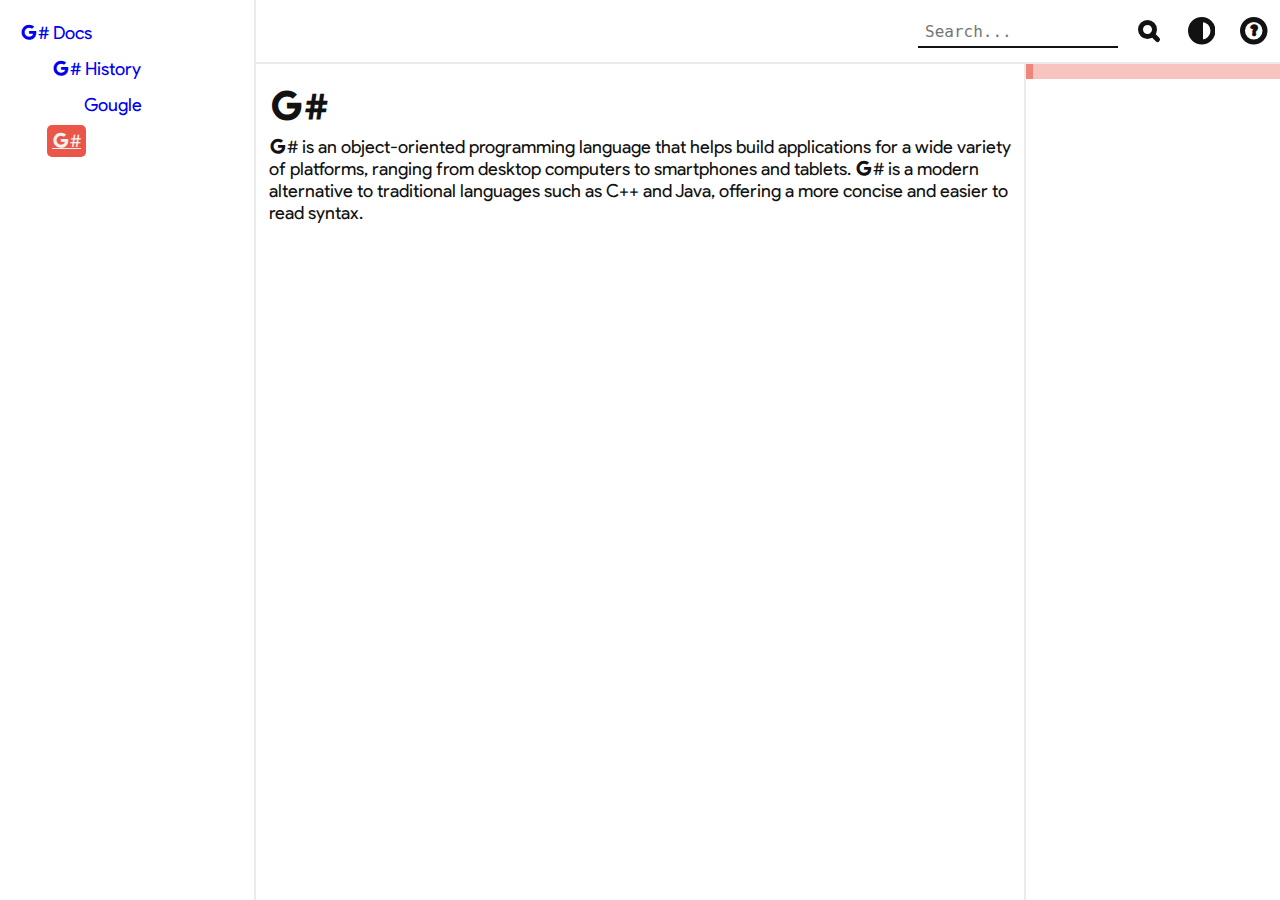
<file: gsharp/gsharp.html>
<!DOCTYPE html>
<html lang="en">
	<head>
		<title>G# - G# Docs­</title>
		<meta charset="utf-8">
		<meta name="viewport" content="width=device-width, initial-scale=1.0">
		<meta http-equiv="X-UA-compatible" content="IE=edge, chrome=1">
		<meta name="description" content="G# is an object-oriented programming language that helps build applications for a wide variety of platforms, ranging from desktop computers to ...">
		<link rel="stylesheet" href="./styles/style.css">
		<link rel="icon" href="./images/icons-logos/icon.png">
	</head>
	<body>
		<loading></loading>
		<header>
			<ul>
				<li>	
					<form method="get" action="./search.html">
						<input type="search" placeholder="Search..." name="q" autocomplete="off" autocapitalize="off" autocorrect="off">
						<button type="submit">
							<svg height="27.5" width="27.5">
								<line x2="22.5" y2="22.5" x1="17.5" y1="17.5"></line>
								<circle r="7" cx="12.5" cy="12.5"/>
							</svg>
						</button>
					</form>
				</li>
				<li>
					<button class="theme-btn">
						<svg height="27.5" width="27.5">
							<defs>
								<clipPath id="circle">
									<circle r="11.25" cx="13.75" cy="13.75"/>
								</clipPath>
							</defs>
							<rect width="12.5" height="27.5" clip-path="url(#circle)"/>
							<circle r="11.25" cx="13.75" cy="13.75"/>
						</svg>
					</button>
				</li>
				<li>
					<button class="help-btn">
						<a href="./help.html" target="_blank">
							<svg height="27.5" width="27.5">
								<circle r="11.25" cx="13.75" cy="13.75"/>
								<text x="10.75" y="17.75">?</text>
							</svg>
						</a>
					</button>
				</li>
			</ul>
		</header>
		<div class="left-side-nav">
			<pre><a href="./index.html"><span id="gsharp-g">google_G</span># Docs</a>
	<a href="./history.html"><span id="gsharp-g">google_G</span># History</a>
		<a href="./gougle.html">Gougle</a>
	<a href="./gsharp.html" class="active"><span id="gsharp-g">google_G</span>#</a></pre>
		</div>
		<div class="right-side-nav">
			<a href="#" class="active"></a>
		</div>
		<div class="container">
			<h1><span id="gsharp-g">google_G</span>#</h1>
			<h2 id=""></h2>
			<p><span id="gsharp-g">google_G</span># is an object-oriented programming language that helps build applications for a wide variety of platforms, ranging from desktop computers to smartphones and tablets. <span id="gsharp-g">google_G</span># is a modern alternative to traditional languages ​​such as C++ and Java, offering a more concise and easier to read syntax.</p>
		</div>
		<script type="text/javascript" src="./javascript/line-count.js"></script>
		<script type="text/javascript" src="./javascript/right-side-nav.js"></script>
		<script type="text/javascript" src="./javascript/help.js"></script>
		<script type="text/javascript" src="./javascript/cookie-bar.js"></script>
		<script type="text/javascript" src="./javascript/input-lock.js"></script>
		<script type="text/javascript" src="./javascript/copy-code.js"></script>
		<script type="text/javascript" src="./javascript/theme.js"></script>
	</body>
</html>
<!-- ©2023 Gougle, Inc. -->
</file>
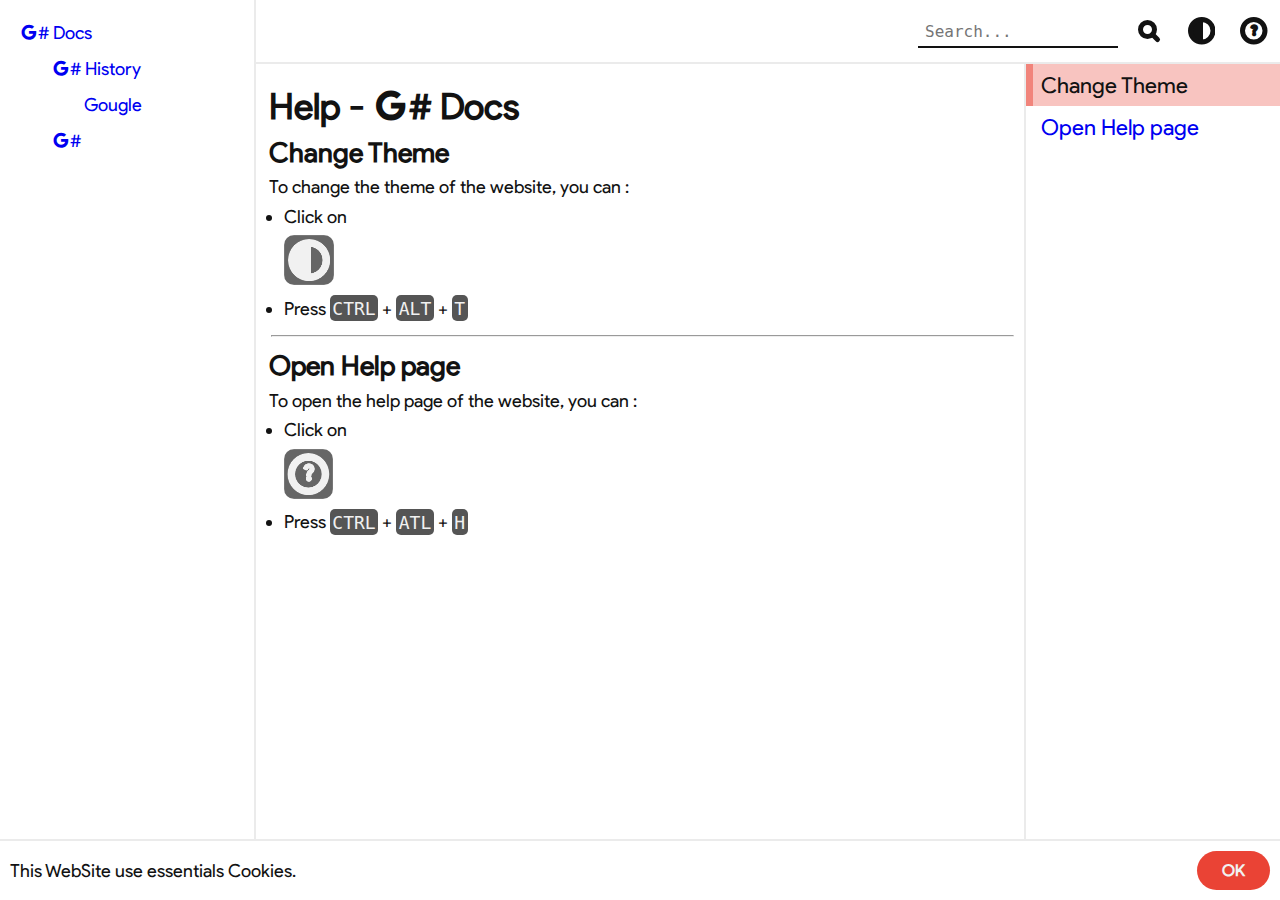
<file: gsharp/help.html>
<!DOCTYPE html>
<html lang="en">
	<head>
		<title>Help - G# Docs</title>
		<meta charset="utf-8">
		<meta name="viewport" content="width=device-width, initial-scale=1.0">
		<meta http-equiv="X-UA-compatible" content="IE=edge, chrome=1">
		<link rel="stylesheet" href="./styles/style.css">
		<link rel="icon" href="./images/icons-logos/icon.png">
	</head>
	<body>
		<loading></loading>
		<header>
			<ul>
				<li>	
					<form method="get" action="./search.html">
						<input type="search" placeholder="Search..." name="q" autocomplete="off" autocapitalize="off" autocorrect="off">
						<button type="submit">
							<svg height="27.5" width="27.5">
								<line x2="22.5" y2="22.5" x1="17.5" y1="17.5"></line>
								<circle r="7" cx="12.5" cy="12.5"/>
							</svg>
						</button>
					</form>
				</li>
				<li>
					<button class="theme-btn">
						<svg height="27.5" width="27.5">
							<defs>
								<clipPath id="circle">
									<circle r="11.25" cx="13.75" cy="13.75"/>
								</clipPath>
							</defs>
							<rect width="12.5" height="27.5" clip-path="url(#circle)"/>
							<circle r="11.25" cx="13.75" cy="13.75"/>
						</svg>
					</button>
				</li>
				<li>
					<button class="help-btn">
						<a href="./help.html" target="_blank">
							<svg height="27.5" width="27.5">
								<circle r="11.25" cx="13.75" cy="13.75"/>
								<text x="10.75" y="17.75">?</text>
							</svg>
						</a>
					</button>
				</li>
			</ul>
		</header>
		<div class="left-side-nav">
			<pre><a href="./index.html"><span id="gsharp-g">google_G</span># Docs</a>
	<a href="./history.html"><span id="gsharp-g">google_G</span># History</a>
		<a href="./gougle.html">Gougle</a>
	<a href="./gsharp.html"><span id="gsharp-g">google_G</span>#</a></pre>
		</div>
		<div class="right-side-nav">
			<a href="#theme" class="active">Change Theme</a>
			<a href="#help-page">Open Help page</a>
		</div>
		<div class="container">
			<h1>Help - <span id="gsharp-g">google_G</span># Docs</h1>
			<h2 id="theme">Change Theme</h2>
			<p>To change the theme of the website, you can :</p>
			<ul>
				<li>
					<p>Click on </p>
					<img src="./images/img/theme-btn.png" height="50px">
				</li>
				<li>
					<p>Press <code>CTRL</code> + <code>ALT</code> + <code>T</code></p>
				</li>
			</ul>
			<hr>
			<h2 id="help-page">Open Help page</h2>
			<p>To open the help page of the website, you can :</p>
			<ul>
				<li>
					<p>Click on </p>
					<img src="./images/img/help-btn.png" height="50px">
				</li>
				<li>
					<p>Press <code>CTRL</code> + <code>ATL</code> + <code>H</code></p>
				</li>
			</ul>
		</div>
		<div class="cookie-bar">
			<p>This WebSite use essentials Cookies.</p>
			<button type="button">
				OK
			</button>
		</div>
		<script type="text/javascript" src="./javascript/line-count.js"></script>
		<script type="text/javascript" src="./javascript/help.js"></script>
		<script type="text/javascript" src="./javascript/right-side-nav.js"></script>
		<script type="text/javascript" src="./javascript/cookie-bar.js"></script>
		<script type="text/javascript" src="./javascript/input-lock.js"></script>
		<script type="text/javascript" src="./javascript/copy-code.js"></script>
		<script type="text/javascript" src="./javascript/theme.js"></script>
	</body>
</html>
<!-- ©2023 Gougle, Inc. -->
</file>
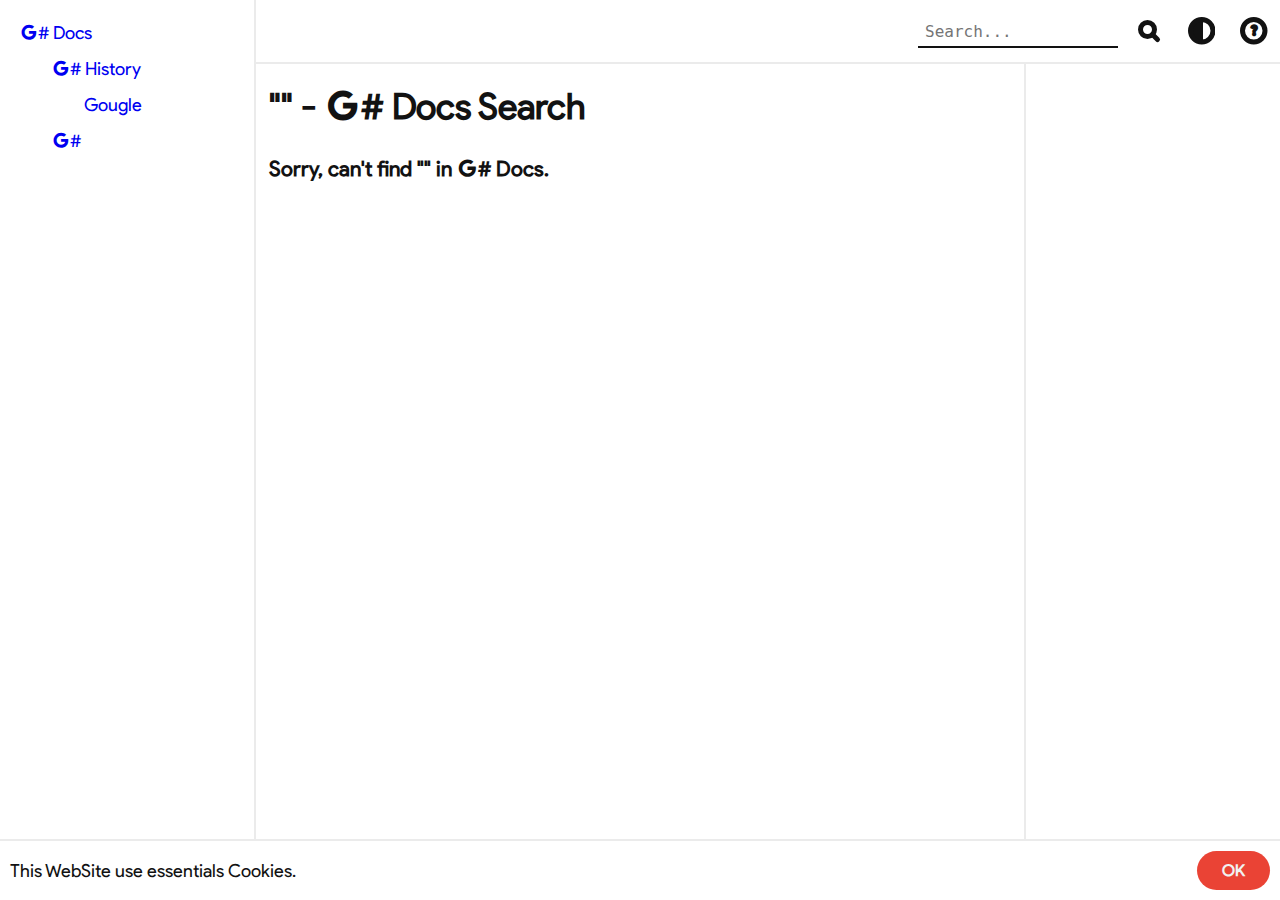
<file: gsharp/search.html>
<!DOCTYPE html>
<html lang="en">
	<head>
		<title>G# Docs</title>
		<meta charset="utf-8">
		<meta name="viewport" content="width=device-width, initial-scale=1.0">
		<meta http-equiv="X-UA-compatible" content="IE=edge, chrome=1">
		<link rel="stylesheet" href="./styles/style.css">
		<link rel="icon" href="./images/icons-logos/icon.png">
	</head>
	<body>
		<loading></loading>
		<header>
			<ul>
				<li>	
					<form method="get" action="./search.html">
						<input type="search" placeholder="Search..." name="q" autocomplete="off" autocapitalize="off" autocorrect="off">
						<button type="submit">
							<svg height="27.5" width="27.5">
								<line x2="22.5" y2="22.5" x1="17.5" y1="17.5"></line>
								<circle r="7" cx="12.5" cy="12.5"/>
							</svg>
						</button>
					</form>
				</li>
				<li>
					<button class="theme-btn">
						<svg height="27.5" width="27.5">
							<defs>
								<clipPath id="circle">
									<circle r="11.25" cx="13.75" cy="13.75"/>
								</clipPath>
							</defs>
							<rect width="12.5" height="27.5" clip-path="url(#circle)"/>
							<circle r="11.25" cx="13.75" cy="13.75"/>
						</svg>
					</button>
				</li>
				<li>
					<button class="help-btn">
						<a href="./help.html" target="_blank">
							<svg height="27.5" width="27.5">
								<circle r="11.25" cx="13.75" cy="13.75"/>
								<text x="10.75" y="17.75">?</text>
							</svg>
						</a>
					</button>
				</li>
			</ul>
		</header>
		<div class="left-side-nav">
			<pre><a href="./index.html"><span id="gsharp-g">google_G</span># Docs</a>
	<a href="./history.html"><span id="gsharp-g">google_G</span># History</a>
		<a href="./gougle.html">Gougle</a>
	<a href="./gsharp.html"><span id="gsharp-g">google_G</span>#</a></pre>
		</div>
		<div class="right-side-nav">
			
		</div>
		<div class="container">
			<h1>"<span class="query"></span>" - <span id="gsharp-g">google_G</span># Docs Search</h1>
			<p class="results-infos"></p>
			<div class="results-table">
				<h3>Sorry, can't find "<span class="query"></span>" in <span id="gsharp-g">google_G</span># Docs.</h3>
			</div>
		</div>
		<div class="cookie-bar">
			<p>This WebSite use essentials Cookies.</p>
			<button type="button">
				OK
			</button>
		</div>
		<script type="text/javascript" src="./javascript/line-count.js"></script>
		<script type="text/javascript" src="./javascript/right-side-nav.js"></script>
		<script type="text/javascript" src="./javascript/help.js"></script>
		<script type="text/javascript" src="./javascript/theme.js"></script>
		<script type="text/javascript" src="./javascript/input-lock.js"></script>
		<script type="text/javascript" src="./javascript/copy-code.js"></script>
		<script type="text/javascript" src="./javascript/search.js"></script>
		<script type="text/javascript" src="./javascript/cookie-bar.js"></script>
	</body>
</html>
<!-- ©2023 Gougle, Inc. -->
</file>
<file: styles/style.css>
@import url("./police-sans.css");

*, ::before, ::after {
	margin: 0;
	padding: 0;
	box-sizing: border-box;
	appearance: none;
	transition: background-color 0.2s ease, border-color 0.2s ease, box-shadow 0.2s ease, opacity 0.2s ease;
	overscroll-behavior: none;
	scroll-behavior: smooth;
}

*:focus {
	box-shadow: 0 0 12px 3px #ea433580;
	outline: none;
}

@keyframes load {
	0% {
		transform: scaleX(0);
		opacity: 1;
	} 75% {
		opacity: 1;
	} 100% {
		transform: scaleX(1);
		opacity: 0;
	}
}

img {
	border-radius: 10px;
}

loading {
	position: fixed;
	top: 0;
	left: 0;
	width: 100%;
	height: 4px;
	background: #ea4335;
	transform-origin: left;
	animation: load 0.25s ease-out;
	opacity: 0;
	z-index: 2000;
}

body {
	font-family: "police-sans", sans-serif;
	color: #121212;
	min-height: 100vh;
	font-size: 18px;
	overflow-x: hidden;
}

::-webkit-scrollbar {
	background: #0000;
	width: 16px;
	height: 16px;
}


::-webkit-scrollbar-corner {
	background: #0000;
}

::-webkit-scrollbar-thumb {
	border: 6px solid #0000;
	background: #787878;
	background-clip: padding-box;
	border-radius: 10px;
}

::-webkit-scrollbar-thumb:hover {
	border: 6px solid #0000;
	background: #888;
	background-clip: padding-box;
	border-radius: 10px;
}

::-webkit-scrollbar-thumb:active {
	border: 6px solid #0000;
	background: #999;
	background-clip: padding-box;
	border-radius: 10px;
}

::selection {
	background: #ea4335;
	color: #f1f1f1;
}

a[href], a[href]:visited {
	color: #0000f1;
	text-decoration: none;
	border-radius: 4px;
	padding: 0px 2px;
}

a[href]:hover {
	text-decoration: underline;
}

input::-webkit-search-cancel-button {
	display: none;
}

span#gsharp-g {
	font-weight: normal;
	color: inherit;
	text-decoration: inherit;
	user-select: none;
	cursor: text;
}

a[href] span#gsharp-g {
	cursor: inherit;
}

.container {
	width: 60%;
	margin: 0 auto;
	padding: 12.5px;
}

h1, h2, h3, h4, h5, h6, p {
	margin: 7.5px 0;
}

ul > li {
	margin-left: 15.3667px;
	margin-bottom: 2.5px;
}

ul {
	margin-bottom: 5px;
}

hr {
	width: 100%;
	color: #121212;
	margin: 15px 2.5px 12.5px;
}

pre {
	font-family: inherit;
}

.code {
	color: #f1f1f1;
	background: #1e1e1e;
	border-radius: 10px;
	tab-size: 4;
	-moz-tab-size: 4;
	-webkit-tab-size: 4;
	-ms-tab-size: 4;
	-o-tab-size: 4;
	margin: 20px 0;
	font-size: 16px;
	display: grid;
	grid-template-columns: max-content 1fr;
	grid-template-rows: max-content 1fr;
	position: relative;
}

.code::selection, .code *::selection {
	color: #0000f1;
	background: #f1f1f1;
}

.code > div.language {
	position: relative;
	left: 0;
	top: 0;
	background: #333;
	padding: 12.5px;
	border-radius: 10px 10px 0 0;
	width: 100%;
	display: grid;
	grid-template-columns: 1fr max-content;
	grid-column:  span 2;
}

.code > div.language > span {
	display: flex;
	align-items: center;
}

#copy-btn {
	background: #232323;
	color: #f1f1f1;
	border: none;
	outline: none;
	font-family: "police-sans", sans-serif;
	font-size: 16px;
	border-radius: 5px;
	display: flex;
	justify-content: center;
	align-items: center;
	padding: 2.5px 3px;
	cursor: pointer;
}

#copy-svg {
	height: 16px;
	width: 16px;
	margin-left: 3px;
}

.code div.line-count-container {
	background: #2b2b2b;
	border-bottom-left-radius: 10px;
	width: 19px;
	height: calc(100% - 49px);
	position: absolute;
	top: 49px;
}

.code #line-count {
	display: inline-block;
	width: 0;
}

.code #line-count::before {
	user-select: auto;
	content: attr(data-count);
	display: block;
	position: absolute;
	width: 10px;
	left: 5px;
}

code pre {
	padding: 12.5px 12.5px 12.5px 31.5px;
	display: inline-block;
	position: relative;
	font-family: "consolas", monospace;
	white-space: break-spaces;
	width: 100%;
	height: 100%;
	overflow: auto;
}

.code code {
	grid-column: 2;
}

code.gsharp span.keyword {
	color: #569cd6;
}

code.gsharp span.string {
	color: #ce9178;
}

code.gsharp span.fun-name {
	color: #dcdbac;
}

code.gsharp span.const-name {
	color: #52c1aa;
}

code.gsharp span.var-name {
	color: #a2e2fe;
}

code.gsharp span.comment {
	color: #6a9955;
}

.left-side-nav {
	width: 20%;
	position: fixed;
	height: 100%;
	background: #fff;
	top: 0;
	left: 0;
	z-index: 1000;
	padding: 15px;
	border-right: 2px solid #ebebeb;
	overflow: auto;
}

.left-side-nav pre {
	user-select: none;
	line-height: 2;
}

.left-side-nav a {
	padding: 5px;
	border-radius: 5px;
}

.left-side-nav a.active {
	text-decoration: underline;
	background: #ec5649;
	color: #f1f1f1;
	position: relative;
	z-index: 1001;
}

header {
	position: sticky;
	top: 0;
	left: 20%;
	z-index: 1002;
	width: 80%;
	height: 64px;
	background: #fff;
	border-bottom: 2px solid #ebebeb;
}

header ul {
	display: grid;
	grid-template-columns: 1fr max-content max-content;
	grid-template-rows: 100%;
	list-style: none;
	height: 100%;
	width: 100%;
	margin: 0;
}

header ul li {
	padding: 10px;
	margin: 0;
	display: flex;
	align-items: center;
	justify-content: flex-end;
}

header ul li button {
	border: none;
	width: 32.5px;
	height: 32.5px;
	background: #fff;
	border-radius: 5px;
	padding: 2.5px;
	cursor: pointer;
}

header ul li button:hover {
	background: #ebebeb;
}

header ul li button:focus, header ul li button:focus-within {
	background: #b1b1b1;
	outline: none;
	box-shadow: 0 0 12px 3px #ea433580;
}

header ul li button svg * {
	stroke: #121212;
	stroke-width: 5;
	stroke-linecap: round;
	stroke-linejoin: round;
	fill: none;
}

header ul li button svg rect {
	fill: #121212;
}

.help-btn svg text {
	fill: #121212;
	stroke-width: 2;
	font-family: "police-sans", sans-serif;
	font-weight: 900;
}

.help-btn a {
	padding: 0;
}

.help-btn a:focus {
	box-shadow: none;
}

header ul li form {
	display: flex;
	flex-direction: row;
	justify-content: center;
	align-items: center;
}

header ul li form input {
	height: 100%;
	width: 200px;
	font-family: "consolas", monospace;
	font-size: 16px;
	border: none;
	border-bottom: 2px solid #121212;
	margin-right: 15px;
	padding: 7.5px;
	padding-bottom: 5.5px;
	border-radius: 5px 5px 0 0;
	position: relative;
}

header ul li form input:focus {
	border-color: #ea4335;
}

header ul li form input::after {
	content: '';
	display: block;
	position: absolute;
	height: 2.5px;
	width: 10px;
	background: #ea4335;
	top: 0;
	left: 0;
}

.results {
	margin: 27.5px 0;
}

.bg-query {
	background: #b6cffc;
	color: #1967d2;
	border-radius: 2.5px;
}

.bg-query::selection {
	color: #1967d2;
	background: #f1f1f1;
}

.query {
	font-variant-ligatures: none;
}

.cookie-bar {
	background: #fff;
	border-top: 2px solid #ebebeb;
	position: fixed;
	bottom: 0;
	left: 0;
	width: 100%;
	z-index: 2050;
	padding: 10px;
	display: grid;
	grid-template-columns: 1fr max-content;
	grid-template-rows: 100%;
}

.cookie-bar p {
	margin: 0;
	display: flex;
	align-items: center;
	justify-content: flex-start;
}

.cookie-bar button {
	padding: 10px 25px;
	font-family: "police-sans", sans-serif;
	border-radius: 999px;
	border: none;
	background: #ea4335;
	cursor: pointer;
	color: #f1f1f1;
	font-weight: 600;
	font-size: 16px;
}

.cookie-bar button:hover {
	background: #d02516;
}

.cookie-bar.hidden {
	opacity: 0;
	visibility: hidden;
}

p code, h1 code, h2 code, h3 code, h4 code, h5 code, h6 code {
	border-radius: 5px;
	background: #555;
	color: #f1f1f1;
	padding: 2.5px;
	font-family: "consolas", monospace;
}

.right-side-nav {
	width: 20%;
	position: fixed;
	height: calc(100% - 64px);
	background: #fff;
	top: 64px;
	left: 80%;
	z-index: 1000;
	border-left: 2px solid #ebebeb;
	overflow: auto;
	font-size: 22px;
	display: grid;
	grid-template-columns: 100%;
	grid-template-rows: repeat(5, max-content);
}

.right-side-nav a {
	border-left: 7.5px solid transparent;
	padding: 7.5px;
	border-radius: 0;
}

.right-side-nav a:hover {
	text-decoration: none;
	border-color: #ea433550;
	background: #ea433520;
}

.right-side-nav a:active, .right-side-nav a.active {
	text-decoration: none;
	border-color: #ea433580;
	background: #ea433550;
	box-shadow: none;
	color: #121212;
}

p.results-infos {
	margin-top: 27.5px;
}

/* Dark theme */

body.dark {
	background: #333;
	color: #f1f1f1;
}

body.dark a[href] {
	color: #b6cffc;
}

body.dark a.active {
	color: #f1f1f1;
}

body.dark hr {
	color: #f1f1f1;
}

header.dark, .left-side-nav.dark {
	background: #444;
	border-color: #555;
}

header.dark input, header.dark button {
	background: #666;
	color: #f1f1f1;
	border-color: #f1f1f1;
}

header.dark input::placeholder {
	color: #f1f1f180;
}

header.dark button:hover {
	background: #777;
}

header.dark button:focus, header.dark button:focus-within {
	background: #555;
}

header.dark svg * {
	stroke: #f1f1f1;
}

header.dark svg rect {
	fill: #f1f1f1;
}

body.dark .code .language {
	background: #444;
}

body.dark .cookie-bar {
	background: #444;
	border-color: #555;
}

body.dark .right-side-nav {
	background: #444;
	border-color: #555;
}

body.dark .right-side-nav a:focus, body.dark .right-side-nav a.active {
	color: #f1f1f1;
}

/* Media Query */

@media screen and (max-width: 610px) {
	.left-side-nav {
		display: none;
	}
	
	.right-side-nav {
		display: none;
	}
	
	header {
		width: 100%;
		left: 0;
	}

@media screen and (max-width: 560px) {
	.container {
		width: 80vw;
	}
}

@media screen and (max-width: 480px) {
	.container {
		width: 100%;
	}
}

/* ©2023 Gougle, Inc. */
</file>
<file: gsharp/styles/style.css>
@import url("./police-sans.css");

*, ::before, ::after, ::-webkit-scrollbar, ::-webkit-scrollbar-thumb, ::-webkit-scrollbar-corner {
	margin: 0;
	padding: 0;
	box-sizing: border-box;
	appearance: none;
	transition: background 0.2s ease, border-color 0.2s ease, box-shadow 0.2s ease, opacity 0.2s ease;
	overscroll-behavior: none;
	scroll-behavior: smooth;
}

*:focus {
	box-shadow: 0 0 12px 3px #ea433580;
	outline: none;
}

@keyframes load {
	0% {
		transform: scaleX(0);
		opacity: 1;
	} 75% {
		opacity: 1;
	} 100% {
		transform: scaleX(1);
		opacity: 0;
	}
}

img {
	border-radius: 10px;
}

loading {
	position: fixed;
	top: 0;
	left: 0;
	width: 100%;
	height: 4px;
	background: #ea4335;
	transform-origin: left;
	animation: load 0.25s ease-out;
	opacity: 0;
	z-index: 2000;
}

body {
	font-family: "police-sans", sans-serif;
	color: #121212;
	min-height: 100vh;
	font-size: 18px;
	overflow-x: hidden;
}

::-webkit-scrollbar {
	background: #0000;
	width: 16px;
	height: 16px;
}

::-webkit-scrollbar-corner {
	background: #0000;
}

::-webkit-scrollbar-thumb {
	border: 6px solid #0000;
	background: #787878;
	background-clip: padding-box;
	border-radius: 10px;
}

::-webkit-scrollbar-thumb:hover {
	border: 6px solid #0000;
	background: #888;
	background-clip: padding-box;
	border-radius: 10px;
}

::-webkit-scrollbar-thumb:active {
	border: 6px solid #0000;
	background: #999;
	background-clip: padding-box;
	border-radius: 10px;
}

::selection {
	background: #ea4335;
	color: #f1f1f1;
}

body::-webkit-scrollbar {
	background: linear-gradient(to bottom, #fff 62px, #ebebeb 62px, #ebebeb 64px, #fff 64px);
}

a[href], a[href]:visited {
	color: #0000f1;
	text-decoration: none;
	border-radius: 4px;
	padding: 0px 2px;
}

a[href]:hover {
	text-decoration: underline;
}

input::-webkit-search-cancel-button {
	display: none;
}

span#gsharp-g {
	font-weight: normal;
	color: inherit;
	text-decoration: inherit;
	user-select: none;
	cursor: text;
}

a[href] span#gsharp-g {
	cursor: inherit;
}

.container {
	width: 60%;
	margin: 0 auto;
	padding: 12.5px;
}

h1, h2, h3, h4, h5, h6, p {
	margin: 7.5px 0;
}

ul > li {
	margin-left: 15.3667px;
	margin-bottom: 2.5px;
}

ul {
	margin-bottom: 5px;
}

hr {
	width: 100%;
	color: #121212;
	margin: 15px 2.5px 12.5px;
}

pre {
	font-family: inherit;
}

.code {
	color: #f1f1f1;
	background: #1e1e1e;
	border-radius: 10px;
	tab-size: 4;
	-moz-tab-size: 4;
	-webkit-tab-size: 4;
	-ms-tab-size: 4;
	-o-tab-size: 4;
	margin: 20px 0;
	font-size: 16px;
	display: grid;
	grid-template-columns: max-content 1fr;
	grid-template-rows: max-content 1fr;
	position: relative;
}

.code::selection, .code *::selection {
	color: #0000f1;
	background: #f1f1f1;
}

.code > div.language {
	position: relative;
	left: 0;
	top: 0;
	background: #333;
	padding: 12.5px;
	border-radius: 10px 10px 0 0;
	width: 100%;
	display: grid;
	grid-template-columns: 1fr max-content;
	grid-column:  span 2;
}

.code > div.language > span {
	display: flex;
	align-items: center;
}

#copy-btn {
	background: #232323;
	color: #f1f1f1;
	border: none;
	outline: none;
	font-family: "police-sans", sans-serif;
	font-size: 16px;
	border-radius: 5px;
	display: flex;
	justify-content: center;
	align-items: center;
	padding: 2.5px 3px;
	cursor: pointer;
}

#copy-svg {
	height: 16px;
	width: 16px;
	margin-left: 3px;
}

.code div.line-count-container {
	background: #2b2b2b;
	border-bottom-left-radius: 10px;
	width: 19px;
	height: calc(100% - 49px);
	position: absolute;
	top: 49px;
}

.code #line-count {
	display: inline-block;
	width: 0;
	height: 1em;
}

.code #line-count::before {
	user-select: auto;
	content: attr(data-count);
	display: block;
	position: absolute;
	width: 10px;
	left: 5px;
}

code pre {
	padding: 12.5px 12.5px 12.5px 31.5px;
	display: inline-block;
	position: relative;
	font-family: "consolas", monospace;
	white-space: break-spaces;
	width: 100%;
	height: 100%;
	overflow: auto;
}

.code code {
	grid-column: 2;
}

code.gsharp span.keyword {
	color: #569cd6;
}

code.gsharp span.string {
	color: #ce9178;
}

code.gsharp span.fun-name {
	color: #dcdbac;
}

code.gsharp span.const-name {
	color: #52c1aa;
}

code.gsharp span.var-name {
	color: #a2e2fe;
}

code.gsharp span.comment {
	color: #6a9955;
}

.left-side-nav {
	width: 20%;
	position: fixed;
	height: 100%;
	background: #fff;
	top: 0;
	left: 0;
	z-index: 1000;
	padding: 15px;
	border-right: 2px solid #ebebeb;
	overflow: auto;
}

.left-side-nav pre {
	user-select: none;
	line-height: 2;
}

.left-side-nav a {
	padding: 5px;
	border-radius: 5px;
}

.left-side-nav a.active {
	text-decoration: underline;
	background: #ec5649;
	color: #f1f1f1;
	position: relative;
	z-index: 1001;
}

header {
	position: sticky;
	top: 0;
	left: 20%;
	z-index: 1002;
	width: 80%;
	height: 64px;
	background: #fff;
	border-bottom: 2px solid #ebebeb;
}

header ul {
	display: grid;
	grid-template-columns: 1fr max-content max-content;
	grid-template-rows: 100%;
	list-style: none;
	height: 100%;
	width: 100%;
	margin: 0;
}

header ul li {
	padding: 10px;
	margin: 0;
	display: flex;
	align-items: center;
	justify-content: flex-end;
}

header ul li button {
	border: none;
	width: 32.5px;
	height: 32.5px;
	background: #fff;
	border-radius: 5px;
	padding: 2.5px;
	cursor: pointer;
}

header ul li button:hover {
	background: #ebebeb;
}

header ul li button:focus, header ul li button:focus-within {
	background: #b1b1b1;
	outline: none;
	box-shadow: 0 0 12px 3px #ea433580;
}

header ul li button svg * {
	stroke: #121212;
	stroke-width: 5;
	stroke-linecap: round;
	stroke-linejoin: round;
	fill: none;
}

header ul li button svg rect {
	fill: #121212;
}

.help-btn svg text {
	fill: #121212;
	stroke-width: 2;
	font-family: "police-sans", sans-serif;
	font-weight: 900;
}

.help-btn a {
	padding: 0;
}

.help-btn a:focus {
	box-shadow: none;
}

header ul li form {
	display: flex;
	flex-direction: row;
	justify-content: center;
	align-items: center;
}

header ul li form input {
	height: 100%;
	width: 200px;
	font-family: "consolas", monospace;
	font-size: 16px;
	border: none;
	border-bottom: 2px solid #121212;
	margin-right: 15px;
	padding: 7.5px;
	padding-bottom: 5.5px;
	border-radius: 5px 5px 0 0;
	position: relative;
}

header ul li form input:focus {
	border-color: #ea4335;
}

header ul li form input::after {
	content: '';
	display: block;
	position: absolute;
	height: 2.5px;
	width: 10px;
	background: #ea4335;
	top: 0;
	left: 0;
}

.results {
	margin: 27.5px 0;
}

.bg-query {
	background: #b6cffc;
	color: #1967d2;
	border-radius: 2.5px;
}

.bg-query::selection {
	color: #1967d2;
	background: #f1f1f1;
}

.query {
	font-variant-ligatures: none;
}

.cookie-bar {
	background: #fff;
	border-top: 2px solid #ebebeb;
	position: fixed;
	bottom: 0;
	left: 0;
	width: 100%;
	z-index: 2050;
	padding: 10px;
	display: grid;
	grid-template-columns: 1fr max-content;
	grid-template-rows: 100%;
}

.cookie-bar p {
	margin: 0;
	display: flex;
	align-items: center;
	justify-content: flex-start;
}

.cookie-bar button {
	padding: 10px 25px;
	font-family: "police-sans", sans-serif;
	border-radius: 999px;
	border: none;
	background: #ea4335;
	cursor: pointer;
	color: #f1f1f1;
	font-weight: 600;
	font-size: 16px;
}

.cookie-bar button:hover {
	background: #d02516;
}

.cookie-bar.hidden {
	opacity: 0;
	visibility: hidden;
}

p code, h1 code, h2 code, h3 code, h4 code, h5 code, h6 code {
	border-radius: 5px;
	background: #555;
	color: #f1f1f1;
	padding: 2.5px;
	font-family: "consolas", monospace;
}

.right-side-nav {
	width: 20%;
	position: fixed;
	height: calc(100% - 64px);
	background: #fff;
	top: 64px;
	left: 80%;
	z-index: 1000;
	border-left: 2px solid #ebebeb;
	overflow: auto;
	font-size: 22px;
	display: grid;
	grid-template-columns: 100%;
	grid-template-rows: repeat(5, max-content);
}

.right-side-nav a {
	border-left: 7.5px solid transparent;
	padding: 7.5px;
	border-radius: 0;
}

.right-side-nav a:hover {
	text-decoration: none;
	border-color: #ea433550;
	background: #ea433520;
}

.right-side-nav a:active, .right-side-nav a.active {
	text-decoration: none;
	border-color: #ea433580;
	background: #ea433550;
	box-shadow: none;
	color: #121212;
}

p.results-infos {
	margin-top: 27.5px;
}

/* Dark theme */

body.dark {
	background: #333;
	color: #f1f1f1;
}

body.dark::-webkit-scrollbar {
	background: linear-gradient(to bottom, #444 62px, #555 62px, #555 64px, #444 64px);
}

body.dark a[href] {
	color: #b6cffc;
}

body.dark a.active {
	color: #f1f1f1;
}

body.dark hr {
	color: #f1f1f1;
}

header.dark, .left-side-nav.dark {
	background: #444;
	border-color: #555;
}

header.dark input, header.dark button {
	background: #666;
	color: #f1f1f1;
	border-color: #f1f1f1;
}

header.dark input::placeholder {
	color: #f1f1f180;
}

header.dark button:hover {
	background: #777;
}

header.dark button:focus, header.dark button:focus-within {
	background: #555;
}

header.dark svg * {
	stroke: #f1f1f1;
}

header.dark svg rect {
	fill: #f1f1f1;
}

body.dark .code .language {
	background: #444;
}

body.dark .cookie-bar {
	background: #444;
	border-color: #555;
}

body.dark .right-side-nav {
	background: #444;
	border-color: #555;
}

body.dark .right-side-nav a:focus, body.dark .right-side-nav a.active {
	color: #f1f1f1;
}

/* Media Query */

@media screen and (max-width: 610px) {
	.left-side-nav {
		display: none;
	}
	
	.right-side-nav {
		display: none;
	}
	
	header {
		width: 100%;
		left: 0;
	}
	
	body::-webkit-scrollbar {
		background: linear-gradient(to bottom, #fff 62px, #ebebeb 62px, #ebebeb 64px, #fff 64px);
	}
	
	body.dark::-webkit-scrollbar {
		background: linear-gradient(to bottom, #444 62px, #555 62px, #555 64px, #333 64px);
	}
}

@media screen and (max-width: 560px) {
	.container {
		width: 80vw;
	}
}

@media screen and (max-width: 480px) {
	.container {
		width: 100%;
	}
}

/* ©2023 Gougle, Inc. */
</file>
